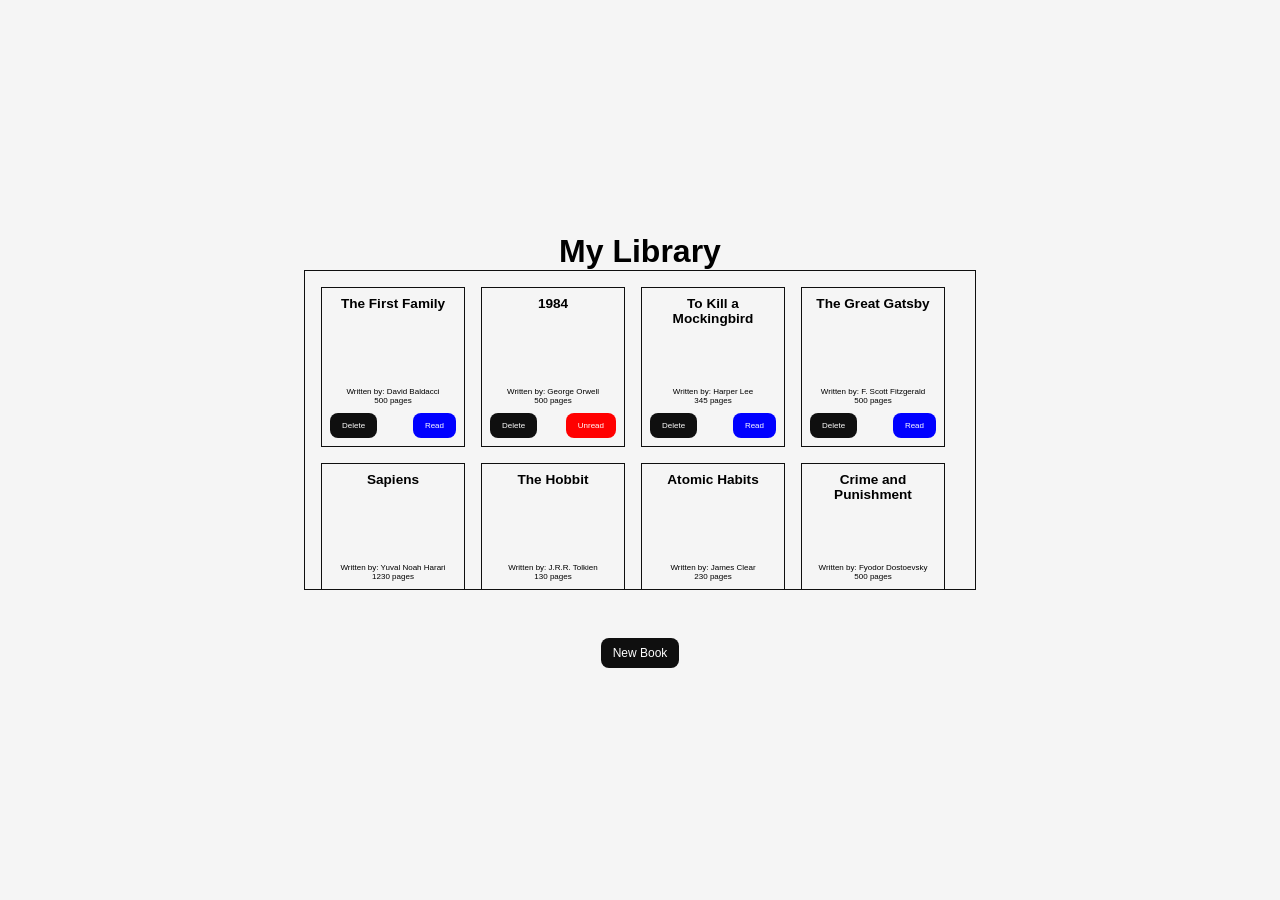
<file: html-css-js/books-library/index.html>
<!doctype html>
<html lang="en">
	<head>
		<meta charset="UTF-8" />
		<meta name="viewport" content="width=device-width, initial-scale=1.0" />
		<title>Document</title>
		<script src="index.js" defer></script>
		<link rel="stylesheet" href="style.css" />
	</head>
	<body>
		<h1>My Library</h1>
		<div class="container">
			<div class="books"></div>
			<button class="new-book">New Book</button>
		</div>
		<div id="book-form-dialog">
			<div class="book-form">
				<label>Title: <input id="title" type="text" /></label>
				<label>Author: <input id="author" type="text" /></label>
				<label>Pages: <input id="pages" type="number" min="1" step="1" /></label>
				<label
					>Read Status:
					<select name="read-status" id="read-status">
						<option value="unread" selected>Unread</option>
						<option value="read">Read</option>
					</select>
				</label>
				<button class="add-book">Add Book</button>
			</div>
		</div>
	</body>
</html>
</file>
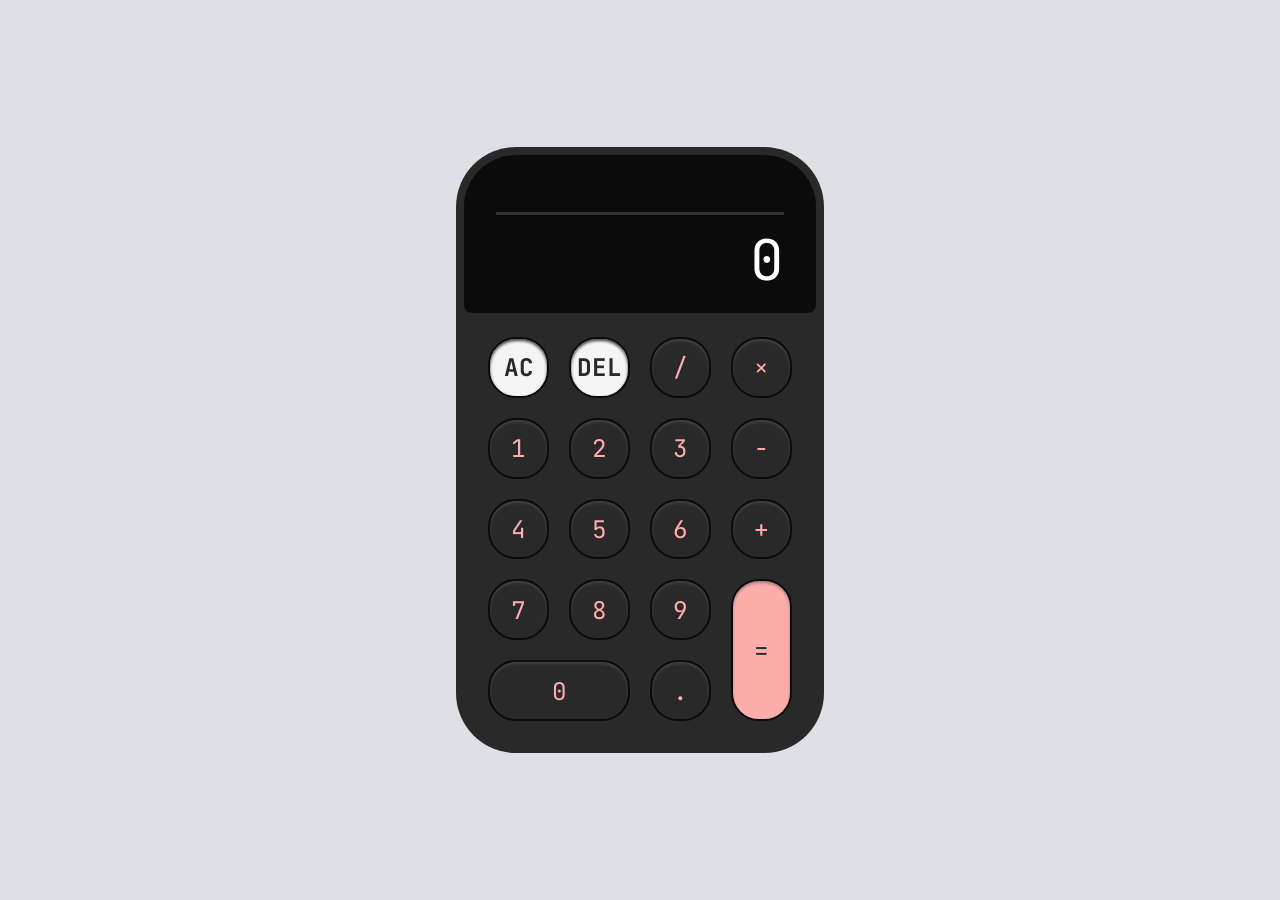
<file: html-css-js/calculator/index.html>
<!doctype html>
<html lang="en">
	<head>
		<meta charset="UTF-8" />
		<meta name="viewport" content="width=device-width, initial-scale=1.0" />
		<script defer src="index.js"></script>
		<link rel="preconnect" href="https://fonts.googleapis.com" />
		<link rel="preconnect" href="https://fonts.gstatic.com" crossorigin />
		<link
			href="https://fonts.googleapis.com/css2?family=JetBrains+Mono:ital,wght@0,100..800;1,100..800&display=swap"
			rel="stylesheet"
		/>
		<link rel="stylesheet" href="style.css" />
		<title>T.O.P | Calculator</title>
	</head>
	<body>
		<div class="calc-body">
			<div class="calc-display">
				<div class="working"></div>
				<div class="result">0</div>
			</div>
			<div class="calc-buttons">
                <div class="calc-button ac" data-value="ac">AC</div>
                <div class="calc-button del" data-value="del">DEL</div>
				<div class="calc-button operator" data-value="÷">/</div>
				<div class="calc-button operator" data-value="×">×</div>
				<div class="calc-button num-btn" data-value="1">1</div>
				<div class="calc-button num-btn" data-value="2">2</div>
				<div class="calc-button num-btn" data-value="3">3</div>
				<div class="calc-button operator" data-value="-">-</div>
				<div class="calc-button num-btn" data-value="4">4</div>
				<div class="calc-button num-btn" data-value="5">5</div>
				<div class="calc-button num-btn" data-value="6">6</div>
				<div class="calc-button operator" data-value="+">+</div>
				<div class="calc-button num-btn" data-value="7">7</div>
				<div class="calc-button num-btn" data-value="8">8</div>
				<div class="calc-button num-btn" data-value="9">9</div>
				<div class="calc-button num-btn zero" data-value="0">0</div>
				<div class="calc-button dot" data-value=".">.</div>
				<div class="calc-button equal" data-value="=">=</div>
			</div>
		</div>
	</body>
</html>
</file>
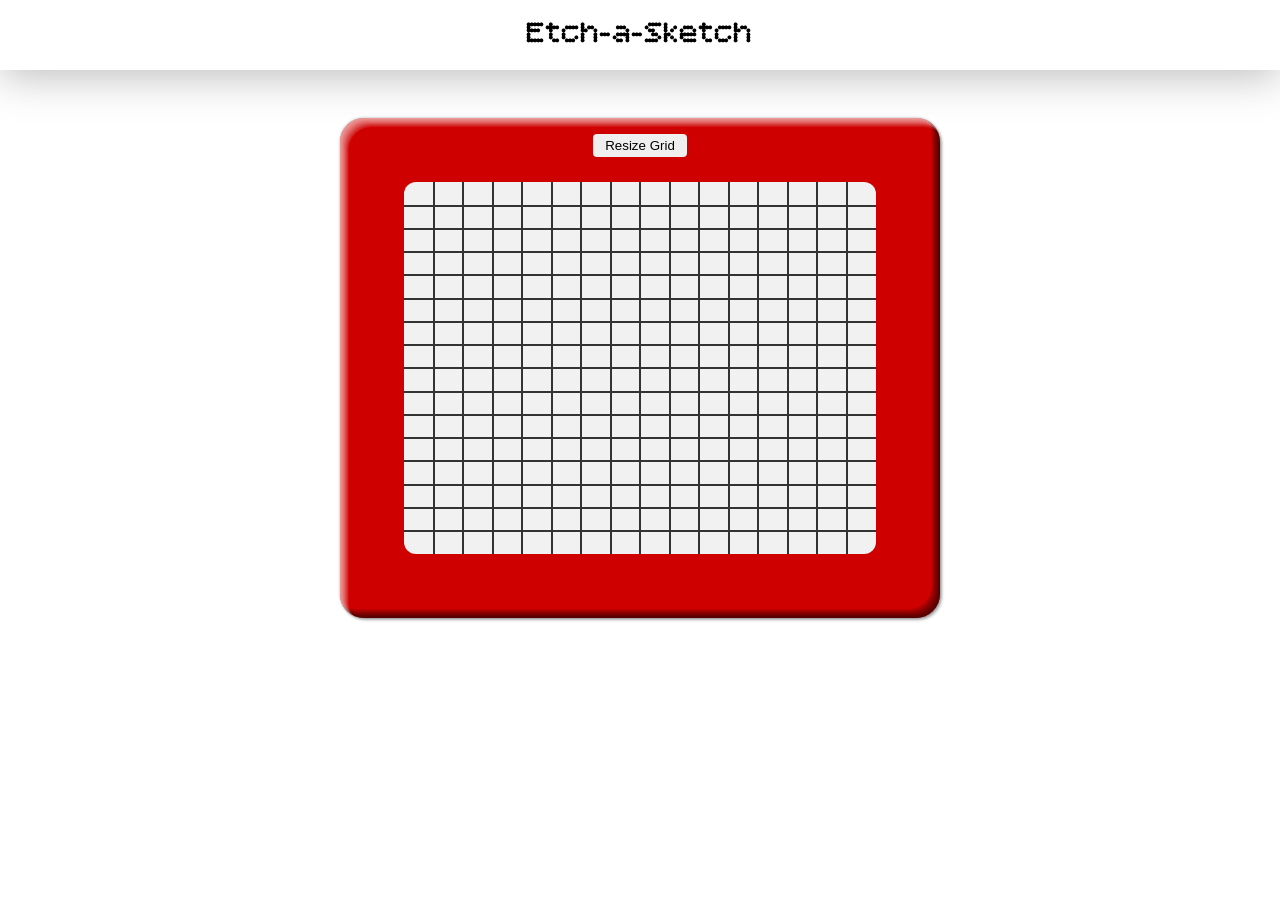
<file: html-css-js/etch-a-sketch/index.html>
<!doctype html>
<html lang="en">
	<head>
		<meta charset="UTF-8" />
		<meta name="viewport" content="width=device-width, initial-scale=1.0" />
		<link rel="preconnect" href="https://fonts.googleapis.com" />
		<link rel="preconnect" href="https://fonts.gstatic.com" crossorigin />
		<link
			href="https://fonts.googleapis.com/css2?family=Bitcount+Prop+Single:wght@100..900&display=swap"
			rel="stylesheet"
		/>
		<link rel="stylesheet" href="style.css" />
		<script defer src="script.js"></script>
		<title>T.O.P | Etch-a-Sketch</title>
	</head>
	<body>
        <header>
            <h1 class="project-header">Etch-a-Sketch</h1>
        </header>
        <main>
            <div class="canvas-frame">
                <div class="grid-canvas"></div>
				<button class="resize-btn">Resize Grid</button>
            </div>
        </main>
    </body>
</html>
</file>
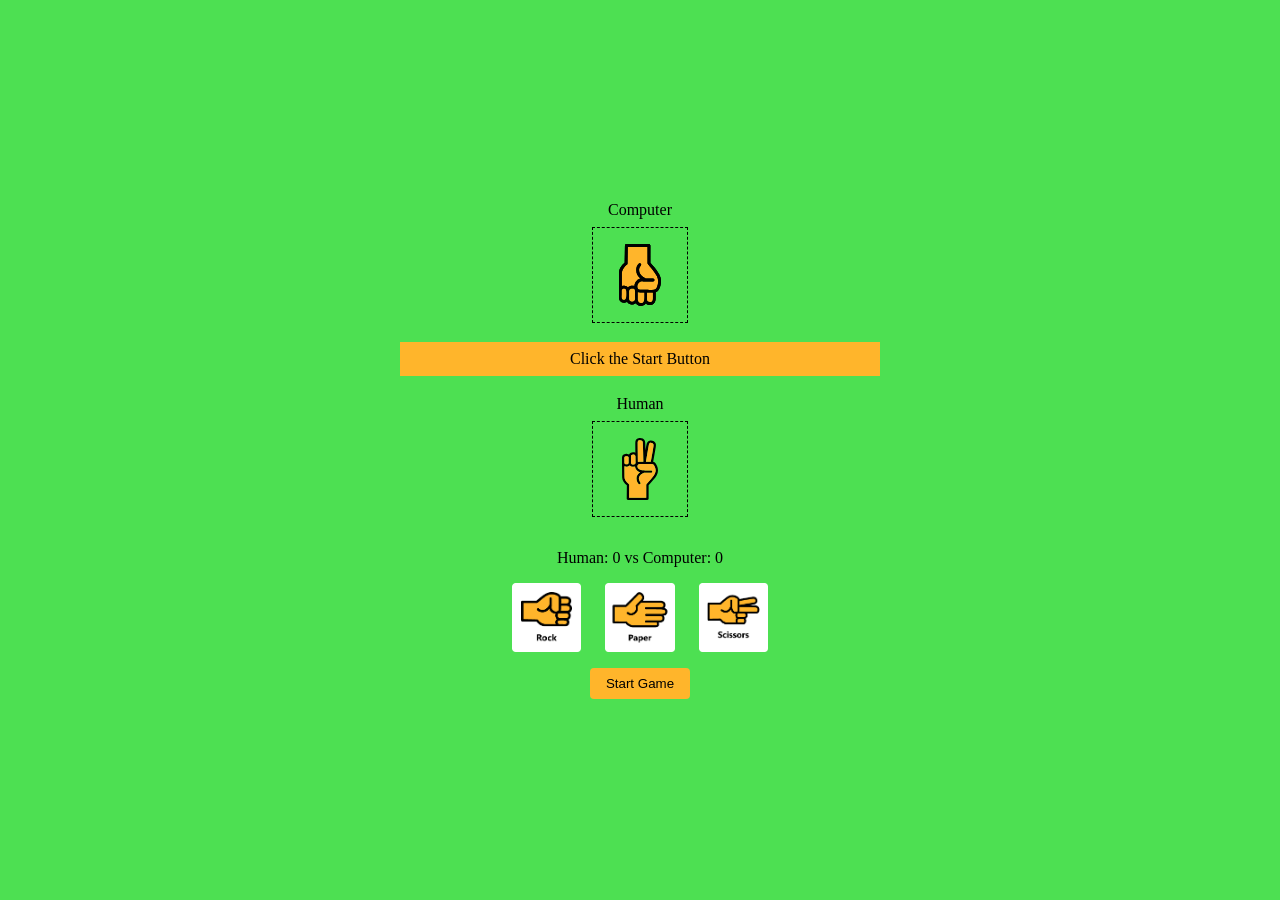
<file: html-css-js/rock-paper-scisssors/index.html>
<!doctype html>
<html lang="en">
	<head>
		<meta charset="UTF-8" />
		<meta name="viewport" content="width=device-width, initial-scale=1.0" />
		<link rel="stylesheet" href="style.css" />
		<script defer src="index.js"></script>
		<title>Rock Paper Scissors</title>
	</head>
	<body>
		<div class="wrapper">
			<!-- Display for choices and annoucements -->
			<div class="game-board">
				<div class="computer-choice choice">
					<p class="player-tag">Computer</p>
					<div class="computer-move move"><img class="choice-img" src="assets/rock-down.svg" alt=""></div>
				</div>
				<div class="announcement">Click the Start Button</div>
				<div class="human-choice choice">
					<p class="player-tag">Human</p>
					<div class="human-move move"><img class="choice-img" src="assets/scissors.svg" alt=""></div>
				</div>
			</div>

			<!-- Scoreboard and Game Control Buttons -->
			<div class="game-controls">
				<div class="score-board">
					Human: <span class="human-score">0</span> vs Computer: <span class="computer-score">0</span>
				</div>
				<div class="game-choices">
					<img class="game-choice rock" src="assets/rock-horizontal.png" alt="rock" />
					<img class="game-choice paper" src="assets/paper-horizontal.png" alt="paper" />
					<img class="game-choice scissors" src="assets/scissors-horizontal.png" alt="scissors" />
				</div>
				<div class="control-buttons">
                    <button class="start-btn">Start Game</button>
                    <button class="restart-btn disabled">Restart Game</button>
                </div>
			</div>
		</div>
	</body>
</html>
</file>
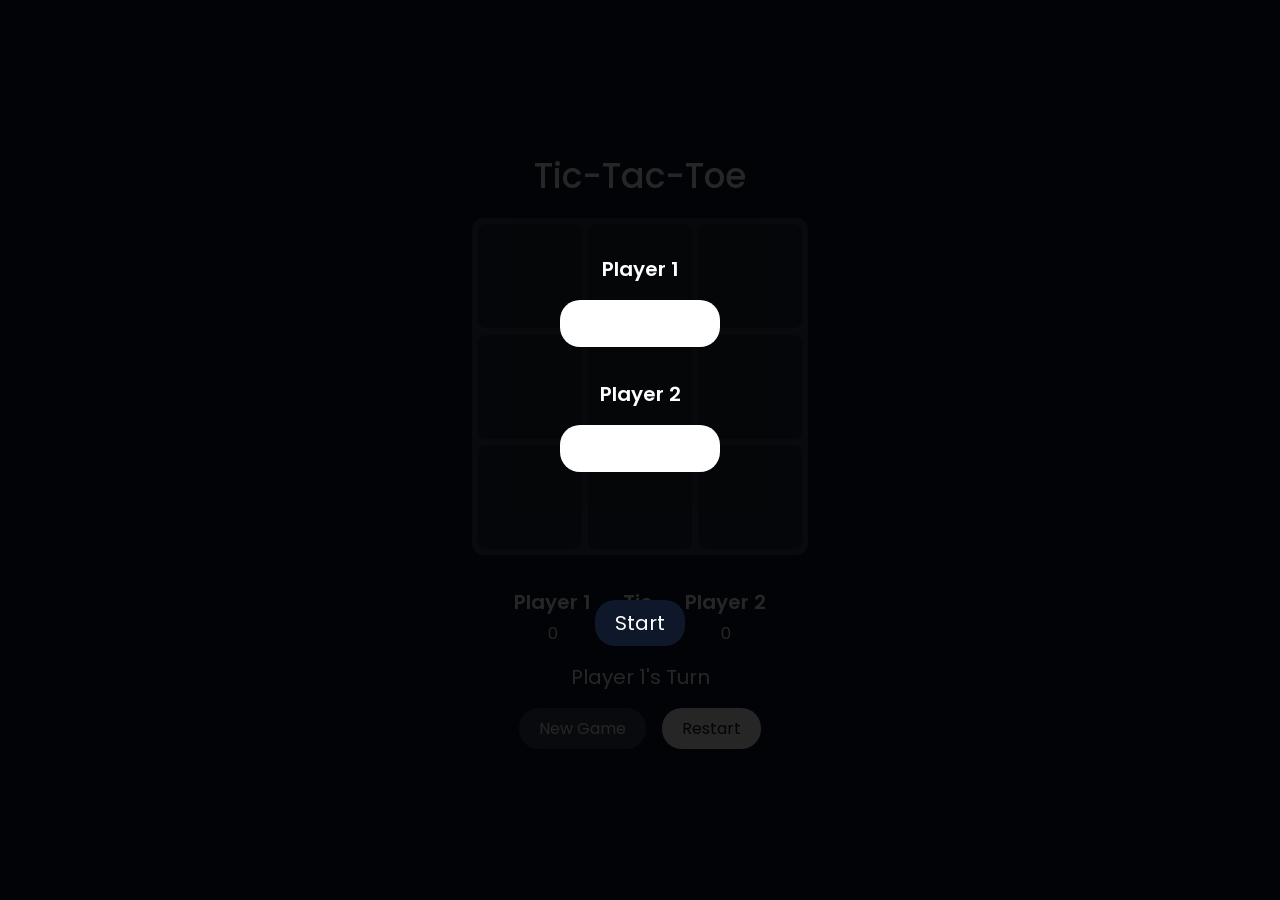
<file: html-css-js/tic-tac-toe/index.html>
<!doctype html>
<html lang="en">
	<head>
		<meta charset="UTF-8" />
		<meta name="viewport" content="width=device-width, initial-scale=1.0" />
		<title>T.O.S | Tic-Tac-Toe</title>
		<link rel="preconnect" href="https://fonts.googleapis.com" />
		<link rel="preconnect" href="https://fonts.gstatic.com" crossorigin />
		<link
			href="https://fonts.googleapis.com/css2?family=Poppins:ital,wght@0,100;0,200;0,300;0,400;0,500;0,600;0,700;0,800;0,900;1,100;1,200;1,300;1,400;1,500;1,600;1,700;1,800;1,900&display=swap"
			rel="stylesheet" />
		<script src="script.js" defer></script>
		<link rel="stylesheet" href="style.css" />
	</head>
	<body>
		<header>
			<h1 class="project-header">Tic-Tac-Toe</h1>
		</header>
		<main>
			<div class="board">
				<div class="cell" data-index="0"></div>
				<div class="cell" data-index="1"></div>
				<div class="cell" data-index="2"></div>
				<div class="cell" data-index="3"></div>
				<div class="cell" data-index="4"></div>
				<div class="cell" data-index="5"></div>
				<div class="cell" data-index="6"></div>
				<div class="cell" data-index="7"></div>
				<div class="cell" data-index="8"></div>
			</div>
			<div class="announcement"></div>
			<div class="scores">
				<div class="player player-1">
					<div class="player-1 name">Player 1</div>
					<div class="score">0</div>
				</div>
				<div class="tie">
					<div class="name">Tie</div>
					<div class="score">0</div>
				</div>
				<div class="player player-2">
					<div class="name">Player 2</div>
					<div class="score">0</div>
				</div>
			</div>
			<div class="round-turn">Player 1's Turn</div>
			<div class="control-buttons">
				<button class="new-btn">New Game</button>
				<button class="restart-btn">Restart</button>
			</div>
		</main>
		<div class="start-overlay open">
			<form id="player-names">
				<div class="player">
					<label for="player-1"> Player 1 </label>
					<input id="player-1" type="text" required />
				</div>
				<div class="player">
					<label for="player-2"> Player 2 </label>
					<input id="player-2" type="text-area" required />
				</div>
				<div class="error-message"></div>
			</form>
			<button class="start-btn" type="submit" form="player-names">Start</button>
		</div>
	</body>
</html>
</file>
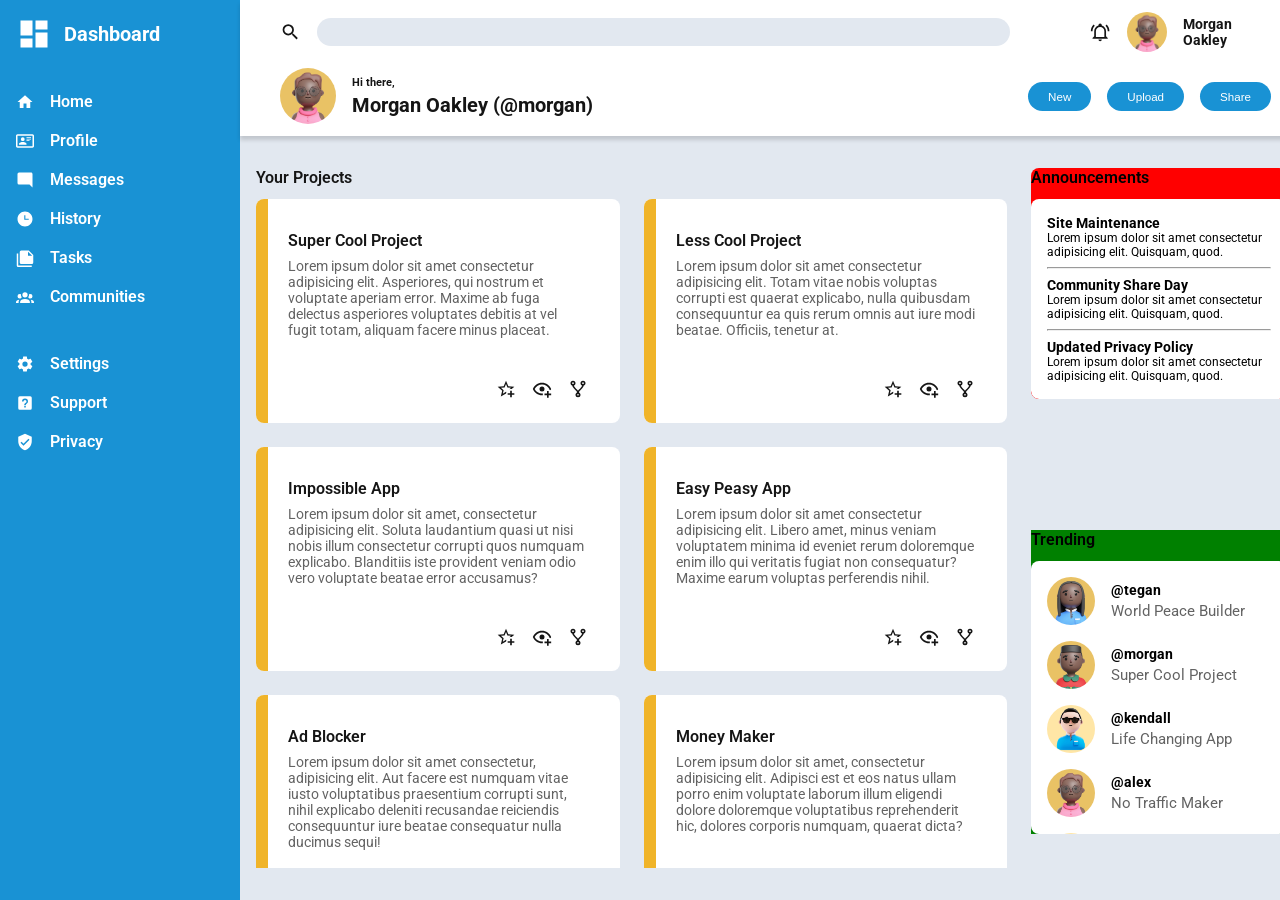
<file: html-css/admin-dashboard/index.html>
<!doctype html>
<html lang="en">
	<head>
		<meta charset="UTF-8" />
		<meta name="viewport" content="width=device-width, initial-scale=1.0" />
		<link rel="preconnect" href="https://fonts.googleapis.com" />
		<link rel="preconnect" href="https://fonts.gstatic.com" crossorigin />
		<link
			href="https://fonts.googleapis.com/css2?family=Roboto:ital,wght@0,100..900;1,100..900&display=swap"
			rel="stylesheet" />
		<link rel="stylesheet" href="style.css" />
		<title>Admin Dashboard</title>
	</head>
	<body>
		<aside class="sidebar">
			<div class="menu-icon">
				<svg
					fill="currentColor"
					width="36"
					height="36"
					xmlns="http://www.w3.org/2000/svg"
					viewBox="0 0 24 24">
					<title>view-dashboard</title>
					<path d="M13,3V9H21V3M13,21H21V11H13M3,21H11V15H3M3,13H11V3H3V13Z" />
				</svg>
				<h1>Dashboard</h1>
			</div>
			<div class="menu-links">
				<ul class="page-links">
					<li>
						<svg fill="currentColor" xmlns="http://www.w3.org/2000/svg" viewBox="0 0 24 24">
							<title>home</title>
							<path d="M10,20V14H14V20H19V12H22L12,3L2,12H5V20H10Z" />
						</svg>
						<span>Home</span>
					</li>
					<li>
						<svg fill="currentColor" xmlns="http://www.w3.org/2000/svg" viewBox="0 0 24 24">
							<title>card-account-details-outline</title>
							<path
								d="M22,3H2C0.91,3.04 0.04,3.91 0,5V19C0.04,20.09 0.91,20.96 2,21H22C23.09,20.96 23.96,20.09 24,19V5C23.96,3.91 23.09,3.04 22,3M22,19H2V5H22V19M14,17V15.75C14,14.09 10.66,13.25 9,13.25C7.34,13.25 4,14.09 4,15.75V17H14M9,7A2.5,2.5 0 0,0 6.5,9.5A2.5,2.5 0 0,0 9,12A2.5,2.5 0 0,0 11.5,9.5A2.5,2.5 0 0,0 9,7M14,7V8H20V7H14M14,9V10H20V9H14M14,11V12H18V11H14" />
						</svg>
						<span>Profile</span>
					</li>
					<li>
						<svg fill="currentColor" xmlns="http://www.w3.org/2000/svg" viewBox="0 0 24 24">
							<title>message-reply</title>
							<path d="M22,4C22,2.89 21.1,2 20,2H4A2,2 0 0,0 2,4V16A2,2 0 0,0 4,18H18L22,22V4Z" />
						</svg>
						<span>Messages</span>
					</li>
					<li>
						<svg fill="currentColor" xmlns="http://www.w3.org/2000/svg" viewBox="0 0 24 24">
							<title>clock-time-three</title>
							<path
								d="M12 2C6.5 2 2 6.5 2 12C2 17.5 6.5 22 12 22C17.5 22 22 17.5 22 12S17.5 2 12 2M17 13H11V7H12.5V11.5H17V13Z" />
						</svg>
						<span>History</span>
					</li>
					<li>
						<svg fill="currentColor" xmlns="http://www.w3.org/2000/svg" viewBox="0 0 24 24">
							<title>note-multiple</title>
							<path
								d="M16,9H21.5L16,3.5V9M7,2H17L23,8V18A2,2 0 0,1 21,20H7C5.89,20 5,19.1 5,18V4A2,2 0 0,1 7,2M3,6V22H21V24H3A2,2 0 0,1 1,22V6H3Z" />
						</svg>
						<span>Tasks</span>
					</li>
					<li>
						<svg fill="currentColor" xmlns="http://www.w3.org/2000/svg" viewBox="0 0 24 24">
							<title>account-group</title>
							<path
								d="M12,5.5A3.5,3.5 0 0,1 15.5,9A3.5,3.5 0 0,1 12,12.5A3.5,3.5 0 0,1 8.5,9A3.5,3.5 0 0,1 12,5.5M5,8C5.56,8 6.08,8.15 6.53,8.42C6.38,9.85 6.8,11.27 7.66,12.38C7.16,13.34 6.16,14 5,14A3,3 0 0,1 2,11A3,3 0 0,1 5,8M19,8A3,3 0 0,1 22,11A3,3 0 0,1 19,14C17.84,14 16.84,13.34 16.34,12.38C17.2,11.27 17.62,9.85 17.47,8.42C17.92,8.15 18.44,8 19,8M5.5,18.25C5.5,16.18 8.41,14.5 12,14.5C15.59,14.5 18.5,16.18 18.5,18.25V20H5.5V18.25M0,20V18.5C0,17.11 1.89,15.94 4.45,15.6C3.86,16.28 3.5,17.22 3.5,18.25V20H0M24,20H20.5V18.25C20.5,17.22 20.14,16.28 19.55,15.6C22.11,15.94 24,17.11 24,18.5V20Z" />
						</svg>
						<span>Communities</span>
					</li>
				</ul>
				<ul class="extra-links">
					<li>
						<svg fill="currentColor" xmlns="http://www.w3.org/2000/svg" viewBox="0 0 24 24">
							<title>cog</title>
							<path
								d="M12,15.5A3.5,3.5 0 0,1 8.5,12A3.5,3.5 0 0,1 12,8.5A3.5,3.5 0 0,1 15.5,12A3.5,3.5 0 0,1 12,15.5M19.43,12.97C19.47,12.65 19.5,12.33 19.5,12C19.5,11.67 19.47,11.34 19.43,11L21.54,9.37C21.73,9.22 21.78,8.95 21.66,8.73L19.66,5.27C19.54,5.05 19.27,4.96 19.05,5.05L16.56,6.05C16.04,5.66 15.5,5.32 14.87,5.07L14.5,2.42C14.46,2.18 14.25,2 14,2H10C9.75,2 9.54,2.18 9.5,2.42L9.13,5.07C8.5,5.32 7.96,5.66 7.44,6.05L4.95,5.05C4.73,4.96 4.46,5.05 4.34,5.27L2.34,8.73C2.21,8.95 2.27,9.22 2.46,9.37L4.57,11C4.53,11.34 4.5,11.67 4.5,12C4.5,12.33 4.53,12.65 4.57,12.97L2.46,14.63C2.27,14.78 2.21,15.05 2.34,15.27L4.34,18.73C4.46,18.95 4.73,19.03 4.95,18.95L7.44,17.94C7.96,18.34 8.5,18.68 9.13,18.93L9.5,21.58C9.54,21.82 9.75,22 10,22H14C14.25,22 14.46,21.82 14.5,21.58L14.87,18.93C15.5,18.67 16.04,18.34 16.56,17.94L19.05,18.95C19.27,19.03 19.54,18.95 19.66,18.73L21.66,15.27C21.78,15.05 21.73,14.78 21.54,14.63L19.43,12.97Z" />
						</svg>
						<span>Settings</span>
					</li>
					<li>
						<svg fill="currentColor" xmlns="http://www.w3.org/2000/svg" viewBox="0 0 24 24">
							<title>help-box</title>
							<path
								d="M11,18H13V16H11V18M12,6A4,4 0 0,0 8,10H10A2,2 0 0,1 12,8A2,2 0 0,1 14,10C14,12 11,11.75 11,15H13C13,12.75 16,12.5 16,10A4,4 0 0,0 12,6M5,3H19A2,2 0 0,1 21,5V19A2,2 0 0,1 19,21H5A2,2 0 0,1 3,19V5A2,2 0 0,1 5,3Z" />
						</svg>
						<span>Support</span>
					</li>
					<li>
						<svg fill="currentColor" xmlns="http://www.w3.org/2000/svg" viewBox="0 0 24 24">
							<title>shield-check</title>
							<path
								d="M10,17L6,13L7.41,11.59L10,14.17L16.59,7.58L18,9M12,1L3,5V11C3,16.55 6.84,21.74 12,23C17.16,21.74 21,16.55 21,11V5L12,1Z" />
						</svg>
						<span>Privacy</span>
					</li>
				</ul>
			</div>
		</aside>

		<header>
			<div class="one">
				<div class="search-area">
					<svg
						width="22"
						height="22"
						fill="currentColor"
						xmlns="http://www.w3.org/2000/svg"
						viewBox="0 0 24 24">
						<title>magnify</title>
						<path
							d="M9.5,3A6.5,6.5 0 0,1 16,9.5C16,11.11 15.41,12.59 14.44,13.73L14.71,14H15.5L20.5,19L19,20.5L14,15.5V14.71L13.73,14.44C12.59,15.41 11.11,16 9.5,16A6.5,6.5 0 0,1 3,9.5A6.5,6.5 0 0,1 9.5,3M9.5,5C7,5 5,7 5,9.5C5,12 7,14 9.5,14C12,14 14,12 14,9.5C14,7 12,5 9.5,5Z" />
					</svg>
					<input type="text" name="search-field" id="search-field" />
				</div>
				<div class="notis">
					<svg
						width="22"
						height="22"
						fill="currentColor"
						xmlns="http://www.w3.org/2000/svg"
						viewBox="0 0 24 24">
						<title>bell-ring-outline</title>
						<path
							d="M10,21H14A2,2 0 0,1 12,23A2,2 0 0,1 10,21M21,19V20H3V19L5,17V11C5,7.9 7.03,5.17 10,4.29C10,4.19 10,4.1 10,4A2,2 0 0,1 12,2A2,2 0 0,1 14,4C14,4.1 14,4.19 14,4.29C16.97,5.17 19,7.9 19,11V17L21,19M17,11A5,5 0 0,0 12,6A5,5 0 0,0 7,11V18H17V11M19.75,3.19L18.33,4.61C20.04,6.3 21,8.6 21,11H23C23,8.07 21.84,5.25 19.75,3.19M1,11H3C3,8.6 3.96,6.3 5.67,4.61L4.25,3.19C2.16,5.25 1,8.07 1,11Z" />
					</svg>
					<img class="main-user" src="assets/user1.jpg" alt="User Avatar" />
					<p class="user-name">Morgan Oakley</p>
				</div>
			</div>
			<div class="two">
				<div class="profile">
					<img class="profile-pic" src="assets/user1.jpg" alt="User Avatar" />
					<div class="user-side">
						<p class="greeting">Hi there,</p>
						<p class="user-name">Morgan Oakley (@morgan)</p>
					</div>
				</div>
				<div class="control-buttons">
					<button class="new">New</button>
					<button class="upload">Upload</button>
					<button class="share">Share</button>
				</div>
			</div>
		</header>

		<section class="main">
			<main>
				<div class="title">
					<h2>Your Projects</h2>
				</div>
				<div class="projects">
					<div class="project-card">
						<div class="card-text">
							<h3>Super Cool Project</h3>
							<p>
								Lorem ipsum dolor sit amet consectetur adipisicing elit. Asperiores, qui nostrum et
								voluptate aperiam error. Maxime ab fuga delectus asperiores voluptates debitis at
								vel fugit totam, aliquam facere minus placeat.
							</p>
						</div>
						<div class="card-controls">
							<svg fill="currentColor" xmlns="http://www.w3.org/2000/svg" viewBox="0 0 24 24">
								<title>star-plus-outline</title>
								<path
									d="M5.8 21L7.4 14L2 9.2L9.2 8.6L12 2L14.8 8.6L22 9.2L18.8 12H18C17.3 12 16.6 12.1 15.9 12.4L18.1 10.5L13.7 10.1L12 6.1L10.3 10.1L5.9 10.5L9.2 13.4L8.2 17.7L12 15.4L12.5 15.7C12.3 16.2 12.1 16.8 12.1 17.3L5.8 21M17 14V17H14V19H17V22H19V19H22V17H19V14H17Z" />
							</svg>
							<svg fill="currentColor" xmlns="http://www.w3.org/2000/svg" viewBox="0 0 24 24">
								<title>eye-plus-outline</title>
								<path
									d="M12,4.5C7,4.5 2.73,7.61 1,12C2.73,16.39 7,19.5 12,19.5C12.36,19.5 12.72,19.5 13.08,19.45C13.03,19.13 13,18.82 13,18.5C13,18.14 13.04,17.78 13.1,17.42C12.74,17.46 12.37,17.5 12,17.5C8.24,17.5 4.83,15.36 3.18,12C4.83,8.64 8.24,6.5 12,6.5C15.76,6.5 19.17,8.64 20.82,12C20.7,12.24 20.56,12.45 20.43,12.68C21.09,12.84 21.72,13.11 22.29,13.5C22.56,13 22.8,12.5 23,12C21.27,7.61 17,4.5 12,4.5M12,9A3,3 0 0,0 9,12A3,3 0 0,0 12,15A3,3 0 0,0 15,12A3,3 0 0,0 12,9M18,14.5V17.5H15V19.5H18V22.5H20V19.5H23V17.5H20V14.5H18Z" />
							</svg>
							<svg fill="currentColor" xmlns="http://www.w3.org/2000/svg" viewBox="0 0 24 24">
								<title>source-fork</title>
								<path
									d="M6,2A3,3 0 0,1 9,5C9,6.28 8.19,7.38 7.06,7.81C7.15,8.27 7.39,8.83 8,9.63C9,10.92 11,12.83 12,14.17C13,12.83 15,10.92 16,9.63C16.61,8.83 16.85,8.27 16.94,7.81C15.81,7.38 15,6.28 15,5A3,3 0 0,1 18,2A3,3 0 0,1 21,5C21,6.32 20.14,7.45 18.95,7.85C18.87,8.37 18.64,9 18,9.83C17,11.17 15,13.08 14,14.38C13.39,15.17 13.15,15.73 13.06,16.19C14.19,16.62 15,17.72 15,19A3,3 0 0,1 12,22A3,3 0 0,1 9,19C9,17.72 9.81,16.62 10.94,16.19C10.85,15.73 10.61,15.17 10,14.38C9,13.08 7,11.17 6,9.83C5.36,9 5.13,8.37 5.05,7.85C3.86,7.45 3,6.32 3,5A3,3 0 0,1 6,2M6,4A1,1 0 0,0 5,5A1,1 0 0,0 6,6A1,1 0 0,0 7,5A1,1 0 0,0 6,4M18,4A1,1 0 0,0 17,5A1,1 0 0,0 18,6A1,1 0 0,0 19,5A1,1 0 0,0 18,4M12,18A1,1 0 0,0 11,19A1,1 0 0,0 12,20A1,1 0 0,0 13,19A1,1 0 0,0 12,18Z" />
							</svg>
						</div>
					</div>
					<div class="project-card">
						<div class="card-text">
							<h3>Less Cool Project</h3>
							<p>
								Lorem ipsum dolor sit amet consectetur adipisicing elit. Totam vitae nobis voluptas
								corrupti est quaerat explicabo, nulla quibusdam consequuntur ea quis rerum omnis aut
								iure modi beatae. Officiis, tenetur at.
							</p>
						</div>
						<div class="card-controls">
							<svg fill="currentColor" xmlns="http://www.w3.org/2000/svg" viewBox="0 0 24 24">
								<title>star-plus-outline</title>
								<path
									d="M5.8 21L7.4 14L2 9.2L9.2 8.6L12 2L14.8 8.6L22 9.2L18.8 12H18C17.3 12 16.6 12.1 15.9 12.4L18.1 10.5L13.7 10.1L12 6.1L10.3 10.1L5.9 10.5L9.2 13.4L8.2 17.7L12 15.4L12.5 15.7C12.3 16.2 12.1 16.8 12.1 17.3L5.8 21M17 14V17H14V19H17V22H19V19H22V17H19V14H17Z" />
							</svg>
							<svg fill="currentColor" xmlns="http://www.w3.org/2000/svg" viewBox="0 0 24 24">
								<title>eye-plus-outline</title>
								<path
									d="M12,4.5C7,4.5 2.73,7.61 1,12C2.73,16.39 7,19.5 12,19.5C12.36,19.5 12.72,19.5 13.08,19.45C13.03,19.13 13,18.82 13,18.5C13,18.14 13.04,17.78 13.1,17.42C12.74,17.46 12.37,17.5 12,17.5C8.24,17.5 4.83,15.36 3.18,12C4.83,8.64 8.24,6.5 12,6.5C15.76,6.5 19.17,8.64 20.82,12C20.7,12.24 20.56,12.45 20.43,12.68C21.09,12.84 21.72,13.11 22.29,13.5C22.56,13 22.8,12.5 23,12C21.27,7.61 17,4.5 12,4.5M12,9A3,3 0 0,0 9,12A3,3 0 0,0 12,15A3,3 0 0,0 15,12A3,3 0 0,0 12,9M18,14.5V17.5H15V19.5H18V22.5H20V19.5H23V17.5H20V14.5H18Z" />
							</svg>
							<svg fill="currentColor" xmlns="http://www.w3.org/2000/svg" viewBox="0 0 24 24">
								<title>source-fork</title>
								<path
									d="M6,2A3,3 0 0,1 9,5C9,6.28 8.19,7.38 7.06,7.81C7.15,8.27 7.39,8.83 8,9.63C9,10.92 11,12.83 12,14.17C13,12.83 15,10.92 16,9.63C16.61,8.83 16.85,8.27 16.94,7.81C15.81,7.38 15,6.28 15,5A3,3 0 0,1 18,2A3,3 0 0,1 21,5C21,6.32 20.14,7.45 18.95,7.85C18.87,8.37 18.64,9 18,9.83C17,11.17 15,13.08 14,14.38C13.39,15.17 13.15,15.73 13.06,16.19C14.19,16.62 15,17.72 15,19A3,3 0 0,1 12,22A3,3 0 0,1 9,19C9,17.72 9.81,16.62 10.94,16.19C10.85,15.73 10.61,15.17 10,14.38C9,13.08 7,11.17 6,9.83C5.36,9 5.13,8.37 5.05,7.85C3.86,7.45 3,6.32 3,5A3,3 0 0,1 6,2M6,4A1,1 0 0,0 5,5A1,1 0 0,0 6,6A1,1 0 0,0 7,5A1,1 0 0,0 6,4M18,4A1,1 0 0,0 17,5A1,1 0 0,0 18,6A1,1 0 0,0 19,5A1,1 0 0,0 18,4M12,18A1,1 0 0,0 11,19A1,1 0 0,0 12,20A1,1 0 0,0 13,19A1,1 0 0,0 12,18Z" />
							</svg>
						</div>
					</div>
					<div class="project-card">
						<div class="card-text">
							<h3>Impossible App</h3>
							<p>
								Lorem ipsum dolor sit amet, consectetur adipisicing elit. Soluta laudantium quasi ut
								nisi nobis illum consectetur corrupti quos numquam explicabo. Blanditiis iste
								provident veniam odio vero voluptate beatae error accusamus?
							</p>
						</div>
						<div class="card-controls">
							<svg fill="currentColor" xmlns="http://www.w3.org/2000/svg" viewBox="0 0 24 24">
								<title>star-plus-outline</title>
								<path
									d="M5.8 21L7.4 14L2 9.2L9.2 8.6L12 2L14.8 8.6L22 9.2L18.8 12H18C17.3 12 16.6 12.1 15.9 12.4L18.1 10.5L13.7 10.1L12 6.1L10.3 10.1L5.9 10.5L9.2 13.4L8.2 17.7L12 15.4L12.5 15.7C12.3 16.2 12.1 16.8 12.1 17.3L5.8 21M17 14V17H14V19H17V22H19V19H22V17H19V14H17Z" />
							</svg>
							<svg fill="currentColor" xmlns="http://www.w3.org/2000/svg" viewBox="0 0 24 24">
								<title>eye-plus-outline</title>
								<path
									d="M12,4.5C7,4.5 2.73,7.61 1,12C2.73,16.39 7,19.5 12,19.5C12.36,19.5 12.72,19.5 13.08,19.45C13.03,19.13 13,18.82 13,18.5C13,18.14 13.04,17.78 13.1,17.42C12.74,17.46 12.37,17.5 12,17.5C8.24,17.5 4.83,15.36 3.18,12C4.83,8.64 8.24,6.5 12,6.5C15.76,6.5 19.17,8.64 20.82,12C20.7,12.24 20.56,12.45 20.43,12.68C21.09,12.84 21.72,13.11 22.29,13.5C22.56,13 22.8,12.5 23,12C21.27,7.61 17,4.5 12,4.5M12,9A3,3 0 0,0 9,12A3,3 0 0,0 12,15A3,3 0 0,0 15,12A3,3 0 0,0 12,9M18,14.5V17.5H15V19.5H18V22.5H20V19.5H23V17.5H20V14.5H18Z" />
							</svg>
							<svg fill="currentColor" xmlns="http://www.w3.org/2000/svg" viewBox="0 0 24 24">
								<title>source-fork</title>
								<path
									d="M6,2A3,3 0 0,1 9,5C9,6.28 8.19,7.38 7.06,7.81C7.15,8.27 7.39,8.83 8,9.63C9,10.92 11,12.83 12,14.17C13,12.83 15,10.92 16,9.63C16.61,8.83 16.85,8.27 16.94,7.81C15.81,7.38 15,6.28 15,5A3,3 0 0,1 18,2A3,3 0 0,1 21,5C21,6.32 20.14,7.45 18.95,7.85C18.87,8.37 18.64,9 18,9.83C17,11.17 15,13.08 14,14.38C13.39,15.17 13.15,15.73 13.06,16.19C14.19,16.62 15,17.72 15,19A3,3 0 0,1 12,22A3,3 0 0,1 9,19C9,17.72 9.81,16.62 10.94,16.19C10.85,15.73 10.61,15.17 10,14.38C9,13.08 7,11.17 6,9.83C5.36,9 5.13,8.37 5.05,7.85C3.86,7.45 3,6.32 3,5A3,3 0 0,1 6,2M6,4A1,1 0 0,0 5,5A1,1 0 0,0 6,6A1,1 0 0,0 7,5A1,1 0 0,0 6,4M18,4A1,1 0 0,0 17,5A1,1 0 0,0 18,6A1,1 0 0,0 19,5A1,1 0 0,0 18,4M12,18A1,1 0 0,0 11,19A1,1 0 0,0 12,20A1,1 0 0,0 13,19A1,1 0 0,0 12,18Z" />
							</svg>
						</div>
					</div>
					<div class="project-card">
						<div class="card-text">
							<h3>Easy Peasy App</h3>
							<p>
								Lorem ipsum dolor sit amet consectetur adipisicing elit. Libero amet, minus veniam
								voluptatem minima id eveniet rerum doloremque enim illo qui veritatis fugiat non
								consequatur? Maxime earum voluptas perferendis nihil.
							</p>
						</div>
						<div class="card-controls">
							<svg fill="currentColor" xmlns="http://www.w3.org/2000/svg" viewBox="0 0 24 24">
								<title>star-plus-outline</title>
								<path
									d="M5.8 21L7.4 14L2 9.2L9.2 8.6L12 2L14.8 8.6L22 9.2L18.8 12H18C17.3 12 16.6 12.1 15.9 12.4L18.1 10.5L13.7 10.1L12 6.1L10.3 10.1L5.9 10.5L9.2 13.4L8.2 17.7L12 15.4L12.5 15.7C12.3 16.2 12.1 16.8 12.1 17.3L5.8 21M17 14V17H14V19H17V22H19V19H22V17H19V14H17Z" />
							</svg>
							<svg fill="currentColor" xmlns="http://www.w3.org/2000/svg" viewBox="0 0 24 24">
								<title>eye-plus-outline</title>
								<path
									d="M12,4.5C7,4.5 2.73,7.61 1,12C2.73,16.39 7,19.5 12,19.5C12.36,19.5 12.72,19.5 13.08,19.45C13.03,19.13 13,18.82 13,18.5C13,18.14 13.04,17.78 13.1,17.42C12.74,17.46 12.37,17.5 12,17.5C8.24,17.5 4.83,15.36 3.18,12C4.83,8.64 8.24,6.5 12,6.5C15.76,6.5 19.17,8.64 20.82,12C20.7,12.24 20.56,12.45 20.43,12.68C21.09,12.84 21.72,13.11 22.29,13.5C22.56,13 22.8,12.5 23,12C21.27,7.61 17,4.5 12,4.5M12,9A3,3 0 0,0 9,12A3,3 0 0,0 12,15A3,3 0 0,0 15,12A3,3 0 0,0 12,9M18,14.5V17.5H15V19.5H18V22.5H20V19.5H23V17.5H20V14.5H18Z" />
							</svg>
							<svg fill="currentColor" xmlns="http://www.w3.org/2000/svg" viewBox="0 0 24 24">
								<title>source-fork</title>
								<path
									d="M6,2A3,3 0 0,1 9,5C9,6.28 8.19,7.38 7.06,7.81C7.15,8.27 7.39,8.83 8,9.63C9,10.92 11,12.83 12,14.17C13,12.83 15,10.92 16,9.63C16.61,8.83 16.85,8.27 16.94,7.81C15.81,7.38 15,6.28 15,5A3,3 0 0,1 18,2A3,3 0 0,1 21,5C21,6.32 20.14,7.45 18.95,7.85C18.87,8.37 18.64,9 18,9.83C17,11.17 15,13.08 14,14.38C13.39,15.17 13.15,15.73 13.06,16.19C14.19,16.62 15,17.72 15,19A3,3 0 0,1 12,22A3,3 0 0,1 9,19C9,17.72 9.81,16.62 10.94,16.19C10.85,15.73 10.61,15.17 10,14.38C9,13.08 7,11.17 6,9.83C5.36,9 5.13,8.37 5.05,7.85C3.86,7.45 3,6.32 3,5A3,3 0 0,1 6,2M6,4A1,1 0 0,0 5,5A1,1 0 0,0 6,6A1,1 0 0,0 7,5A1,1 0 0,0 6,4M18,4A1,1 0 0,0 17,5A1,1 0 0,0 18,6A1,1 0 0,0 19,5A1,1 0 0,0 18,4M12,18A1,1 0 0,0 11,19A1,1 0 0,0 12,20A1,1 0 0,0 13,19A1,1 0 0,0 12,18Z" />
							</svg>
						</div>
					</div>
					<div class="project-card">
						<div class="card-text">
							<h3>Ad Blocker</h3>
							<p>
								Lorem ipsum dolor sit amet consectetur, adipisicing elit. Aut facere est numquam
								vitae iusto voluptatibus praesentium corrupti sunt, nihil explicabo deleniti
								recusandae reiciendis consequuntur iure beatae consequatur nulla ducimus sequi!
							</p>
						</div>
						<div class="card-controls">
							<svg fill="currentColor" xmlns="http://www.w3.org/2000/svg" viewBox="0 0 24 24">
								<title>star-plus-outline</title>
								<path
									d="M5.8 21L7.4 14L2 9.2L9.2 8.6L12 2L14.8 8.6L22 9.2L18.8 12H18C17.3 12 16.6 12.1 15.9 12.4L18.1 10.5L13.7 10.1L12 6.1L10.3 10.1L5.9 10.5L9.2 13.4L8.2 17.7L12 15.4L12.5 15.7C12.3 16.2 12.1 16.8 12.1 17.3L5.8 21M17 14V17H14V19H17V22H19V19H22V17H19V14H17Z" />
							</svg>
							<svg fill="currentColor" xmlns="http://www.w3.org/2000/svg" viewBox="0 0 24 24">
								<title>eye-plus-outline</title>
								<path
									d="M12,4.5C7,4.5 2.73,7.61 1,12C2.73,16.39 7,19.5 12,19.5C12.36,19.5 12.72,19.5 13.08,19.45C13.03,19.13 13,18.82 13,18.5C13,18.14 13.04,17.78 13.1,17.42C12.74,17.46 12.37,17.5 12,17.5C8.24,17.5 4.83,15.36 3.18,12C4.83,8.64 8.24,6.5 12,6.5C15.76,6.5 19.17,8.64 20.82,12C20.7,12.24 20.56,12.45 20.43,12.68C21.09,12.84 21.72,13.11 22.29,13.5C22.56,13 22.8,12.5 23,12C21.27,7.61 17,4.5 12,4.5M12,9A3,3 0 0,0 9,12A3,3 0 0,0 12,15A3,3 0 0,0 15,12A3,3 0 0,0 12,9M18,14.5V17.5H15V19.5H18V22.5H20V19.5H23V17.5H20V14.5H18Z" />
							</svg>
							<svg fill="currentColor" xmlns="http://www.w3.org/2000/svg" viewBox="0 0 24 24">
								<title>source-fork</title>
								<path
									d="M6,2A3,3 0 0,1 9,5C9,6.28 8.19,7.38 7.06,7.81C7.15,8.27 7.39,8.83 8,9.63C9,10.92 11,12.83 12,14.17C13,12.83 15,10.92 16,9.63C16.61,8.83 16.85,8.27 16.94,7.81C15.81,7.38 15,6.28 15,5A3,3 0 0,1 18,2A3,3 0 0,1 21,5C21,6.32 20.14,7.45 18.95,7.85C18.87,8.37 18.64,9 18,9.83C17,11.17 15,13.08 14,14.38C13.39,15.17 13.15,15.73 13.06,16.19C14.19,16.62 15,17.72 15,19A3,3 0 0,1 12,22A3,3 0 0,1 9,19C9,17.72 9.81,16.62 10.94,16.19C10.85,15.73 10.61,15.17 10,14.38C9,13.08 7,11.17 6,9.83C5.36,9 5.13,8.37 5.05,7.85C3.86,7.45 3,6.32 3,5A3,3 0 0,1 6,2M6,4A1,1 0 0,0 5,5A1,1 0 0,0 6,6A1,1 0 0,0 7,5A1,1 0 0,0 6,4M18,4A1,1 0 0,0 17,5A1,1 0 0,0 18,6A1,1 0 0,0 19,5A1,1 0 0,0 18,4M12,18A1,1 0 0,0 11,19A1,1 0 0,0 12,20A1,1 0 0,0 13,19A1,1 0 0,0 12,18Z" />
							</svg>
						</div>
					</div>
					<div class="project-card">
						<div class="card-text">
							<h3>Money Maker</h3>
							<p>
								Lorem ipsum dolor sit amet, consectetur adipisicing elit. Adipisci est et eos natus
								ullam porro enim voluptate laborum illum eligendi dolore doloremque voluptatibus
								reprehenderit hic, dolores corporis numquam, quaerat dicta?
							</p>
						</div>
						<div class="card-controls">
							<svg fill="currentColor" xmlns="http://www.w3.org/2000/svg" viewBox="0 0 24 24">
								<title>star-plus-outline</title>
								<path
									d="M5.8 21L7.4 14L2 9.2L9.2 8.6L12 2L14.8 8.6L22 9.2L18.8 12H18C17.3 12 16.6 12.1 15.9 12.4L18.1 10.5L13.7 10.1L12 6.1L10.3 10.1L5.9 10.5L9.2 13.4L8.2 17.7L12 15.4L12.5 15.7C12.3 16.2 12.1 16.8 12.1 17.3L5.8 21M17 14V17H14V19H17V22H19V19H22V17H19V14H17Z" />
							</svg>
							<svg fill="currentColor" xmlns="http://www.w3.org/2000/svg" viewBox="0 0 24 24">
								<title>eye-plus-outline</title>
								<path
									d="M12,4.5C7,4.5 2.73,7.61 1,12C2.73,16.39 7,19.5 12,19.5C12.36,19.5 12.72,19.5 13.08,19.45C13.03,19.13 13,18.82 13,18.5C13,18.14 13.04,17.78 13.1,17.42C12.74,17.46 12.37,17.5 12,17.5C8.24,17.5 4.83,15.36 3.18,12C4.83,8.64 8.24,6.5 12,6.5C15.76,6.5 19.17,8.64 20.82,12C20.7,12.24 20.56,12.45 20.43,12.68C21.09,12.84 21.72,13.11 22.29,13.5C22.56,13 22.8,12.5 23,12C21.27,7.61 17,4.5 12,4.5M12,9A3,3 0 0,0 9,12A3,3 0 0,0 12,15A3,3 0 0,0 15,12A3,3 0 0,0 12,9M18,14.5V17.5H15V19.5H18V22.5H20V19.5H23V17.5H20V14.5H18Z" />
							</svg>
							<svg fill="currentColor" xmlns="http://www.w3.org/2000/svg" viewBox="0 0 24 24">
								<title>source-fork</title>
								<path
									d="M6,2A3,3 0 0,1 9,5C9,6.28 8.19,7.38 7.06,7.81C7.15,8.27 7.39,8.83 8,9.63C9,10.92 11,12.83 12,14.17C13,12.83 15,10.92 16,9.63C16.61,8.83 16.85,8.27 16.94,7.81C15.81,7.38 15,6.28 15,5A3,3 0 0,1 18,2A3,3 0 0,1 21,5C21,6.32 20.14,7.45 18.95,7.85C18.87,8.37 18.64,9 18,9.83C17,11.17 15,13.08 14,14.38C13.39,15.17 13.15,15.73 13.06,16.19C14.19,16.62 15,17.72 15,19A3,3 0 0,1 12,22A3,3 0 0,1 9,19C9,17.72 9.81,16.62 10.94,16.19C10.85,15.73 10.61,15.17 10,14.38C9,13.08 7,11.17 6,9.83C5.36,9 5.13,8.37 5.05,7.85C3.86,7.45 3,6.32 3,5A3,3 0 0,1 6,2M6,4A1,1 0 0,0 5,5A1,1 0 0,0 6,6A1,1 0 0,0 7,5A1,1 0 0,0 6,4M18,4A1,1 0 0,0 17,5A1,1 0 0,0 18,6A1,1 0 0,0 19,5A1,1 0 0,0 18,4M12,18A1,1 0 0,0 11,19A1,1 0 0,0 12,20A1,1 0 0,0 13,19A1,1 0 0,0 12,18Z" />
							</svg>
						</div>
					</div>
				</div>
			</main>
			<section class="announcements">
				<h2>Announcements</h2>
				<div class="group">
					<div class="announcement">
						<h3>Site Maintenance</h3>
						<p>Lorem ipsum dolor sit amet consectetur adipisicing elit. Quisquam, quod.</p>
					</div>
					<hr />
					<div class="announcement">
						<h3>Community Share Day</h3>
						<p>Lorem ipsum dolor sit amet consectetur adipisicing elit. Quisquam, quod.</p>
					</div>
					<hr />
					<div class="announcement">
						<h3>Updated Privacy Policy</h3>
						<p>Lorem ipsum dolor sit amet consectetur adipisicing elit. Quisquam, quod.</p>
					</div>
				</div>
			</section>
			<section class="trending">
				<h2>Trending</h2>
				<div class="group">
					<div class="user-profile">
						<img src="assets/user2.jpg" alt="User2" class="profile-pic" />
						<div class="user-side">
							<p class="user-name">@tegan</p>
							<p class="display-name">World Peace Builder</p>
						</div>
					</div>
					<div class="user-profile">
						<img src="assets/user3.jpg" alt="User3" class="profile-pic" />
						<div class="user-side">
							<p class="user-name">@morgan</p>
							<p class="display-name">Super Cool Project</p>
						</div>
					</div>
					<div class="user-profile">
						<img src="assets/user4.jpg" alt="User4" class="profile-pic" />
						<div class="user-side">
							<p class="user-name">@kendall</p>
							<p class="display-name">Life Changing App</p>
						</div>
					</div>
					<div class="user-profile">
						<img src="assets/user1.jpg" alt="User5" class="profile-pic" />
						<div class="user-side">
							<p class="user-name">@alex</p>
							<p class="display-name">No Traffic Maker</p>
						</div>
					</div>
					<div class="user-profile">
						<img src="assets/user4.jpg" alt="User4" class="profile-pic" />
						<div class="user-side">
							<p class="user-name">@kendall</p>
							<p class="display-name">Life Changing App</p>
						</div>
					</div>
					<div class="user-profile">
						<img src="assets/user3.jpg" alt="User3" class="profile-pic" />
						<div class="user-side">
							<p class="user-name">@morgan</p>
							<p class="display-name">Super Cool Project</p>
						</div>
					</div>
				</div>
			</section>
		</section>
	</body>
</html>
</file>
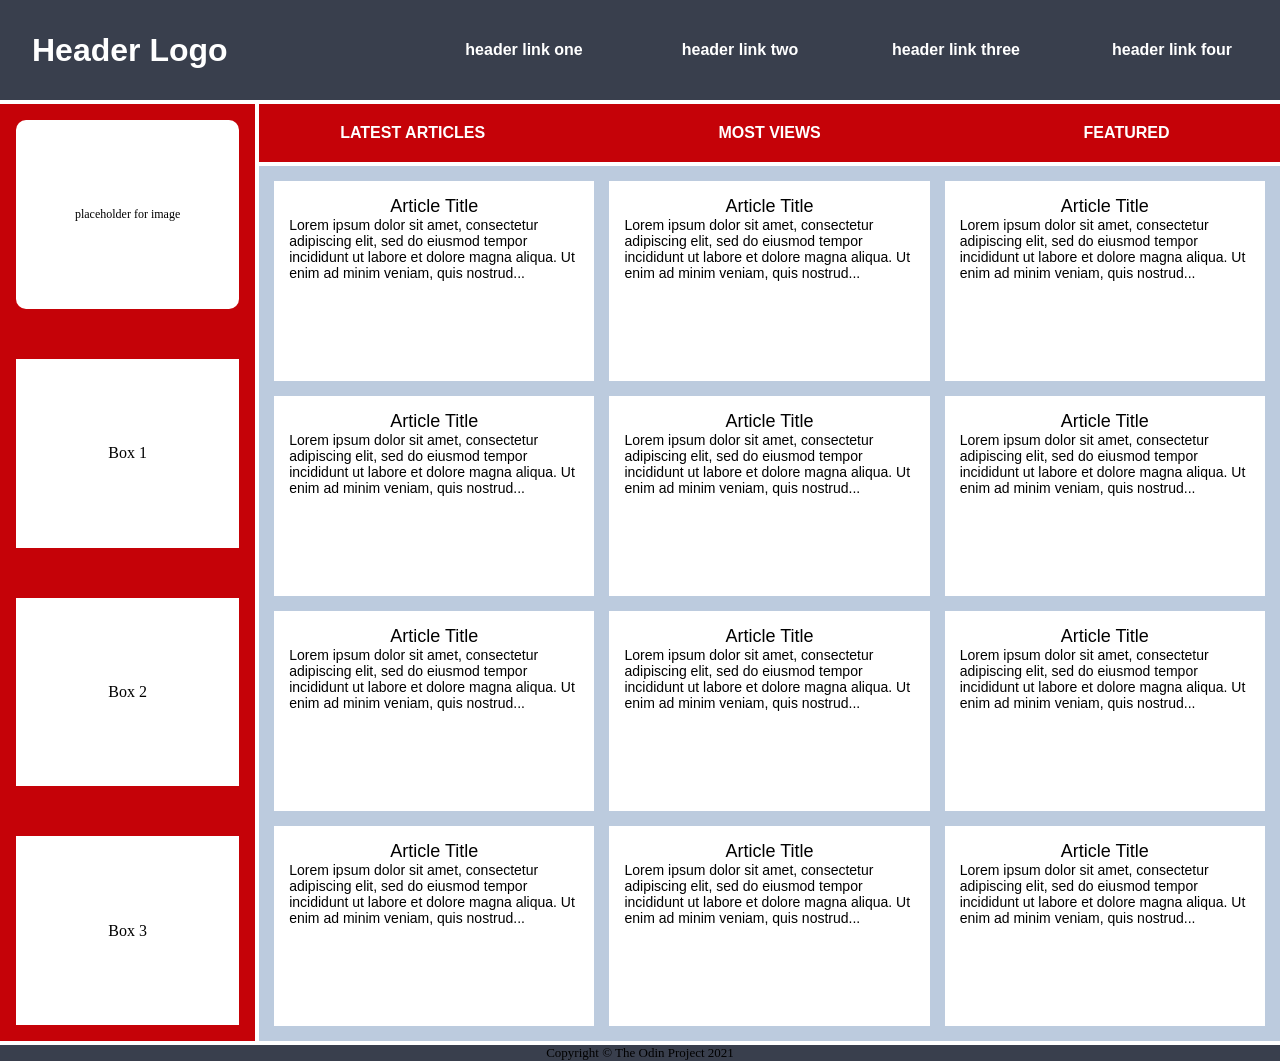
<file: html-css/holy-grail-mockup/index.html>
<!doctype html>
<html lang="en">
	<head>
		<meta charset="UTF-8" />
		<meta http-equiv="X-UA-Compatible" content="IE=edge" />
		<meta name="viewport" content="width=device-width, initial-scale=1.0" />
		<title>Holy Grail Mockup</title>
		<link rel="stylesheet" href="style.css" />
	</head>
	<body>
		<div class="container">
			<div class="header heads">
				<h1 class="logo">Header Logo</h1>
				<div class="menu">
					<ul>
						<li>header link one</li>
						<li>header link two</li>
						<li>header link three</li>
						<li>header link four</li>
					</ul>
				</div>
			</div>

			<div class="sidebar">
				<div>
					<div class="photo">
						<p>placeholder for image</p>
					</div>
				</div>
				<div>
					<div class="side-content"><p>Box 1</p></div>
				</div>
				<div>
					<div class="side-content"><p>Box 2</p></div>
				</div>
				<div>
					<div class="side-content"><p>Box 3</p></div>
				</div>
			</div>

			<main>
				<div class="nav heads">
					<ul>
						<li>Latest Articles</li>
						<li>Most Views</li>
						<li>Featured</li>
					</ul>
				</div>

				<div class="article">
					<div class="card">
						<p class="title">Article Title</p>
						<p>
							Lorem ipsum dolor sit amet, consectetur adipiscing elit, sed do eiusmod tempor
							incididunt ut labore et dolore magna aliqua. Ut enim ad minim veniam, quis nostrud...
						</p>
					</div>
					<div class="card">
						<p class="title">Article Title</p>
						<p>
							Lorem ipsum dolor sit amet, consectetur adipiscing elit, sed do eiusmod tempor
							incididunt ut labore et dolore magna aliqua. Ut enim ad minim veniam, quis nostrud...
						</p>
					</div>
					<div class="card">
						<p class="title">Article Title</p>
						<p>
							Lorem ipsum dolor sit amet, consectetur adipiscing elit, sed do eiusmod tempor
							incididunt ut labore et dolore magna aliqua. Ut enim ad minim veniam, quis nostrud...
						</p>
					</div>
					<div class="card">
						<p class="title">Article Title</p>
						<p>
							Lorem ipsum dolor sit amet, consectetur adipiscing elit, sed do eiusmod tempor
							incididunt ut labore et dolore magna aliqua. Ut enim ad minim veniam, quis nostrud...
						</p>
					</div>
					<div class="card">
						<p class="title">Article Title</p>
						<p>
							Lorem ipsum dolor sit amet, consectetur adipiscing elit, sed do eiusmod tempor
							incididunt ut labore et dolore magna aliqua. Ut enim ad minim veniam, quis nostrud...
						</p>
					</div>
					<div class="card">
						<p class="title">Article Title</p>
						<p>
							Lorem ipsum dolor sit amet, consectetur adipiscing elit, sed do eiusmod tempor
							incididunt ut labore et dolore magna aliqua. Ut enim ad minim veniam, quis nostrud...
						</p>
					</div>
					<div class="card">
						<p class="title">Article Title</p>
						<p>
							Lorem ipsum dolor sit amet, consectetur adipiscing elit, sed do eiusmod tempor
							incididunt ut labore et dolore magna aliqua. Ut enim ad minim veniam, quis nostrud...
						</p>
					</div>
					<div class="card">
						<p class="title">Article Title</p>
						<p>
							Lorem ipsum dolor sit amet, consectetur adipiscing elit, sed do eiusmod tempor
							incididunt ut labore et dolore magna aliqua. Ut enim ad minim veniam, quis nostrud...
						</p>
					</div>
					<div class="card">
						<p class="title">Article Title</p>
						<p>
							Lorem ipsum dolor sit amet, consectetur adipiscing elit, sed do eiusmod tempor
							incididunt ut labore et dolore magna aliqua. Ut enim ad minim veniam, quis nostrud...
						</p>
					</div>
					<div class="card">
						<p class="title">Article Title</p>
						<p>
							Lorem ipsum dolor sit amet, consectetur adipiscing elit, sed do eiusmod tempor
							incididunt ut labore et dolore magna aliqua. Ut enim ad minim veniam, quis nostrud...
						</p>
					</div>
					<div class="card">
						<p class="title">Article Title</p>
						<p>
							Lorem ipsum dolor sit amet, consectetur adipiscing elit, sed do eiusmod tempor
							incididunt ut labore et dolore magna aliqua. Ut enim ad minim veniam, quis nostrud...
						</p>
					</div>
					<div class="card">
						<p class="title">Article Title</p>
						<p>
							Lorem ipsum dolor sit amet, consectetur adipiscing elit, sed do eiusmod tempor
							incididunt ut labore et dolore magna aliqua. Ut enim ad minim veniam, quis nostrud...
						</p>
					</div>
				</div>
			</main>

			<div class="footer">
				<p>Copyright © The Odin Project 2021</p>
			</div>
		</div>
	</body>
</html>
</file>
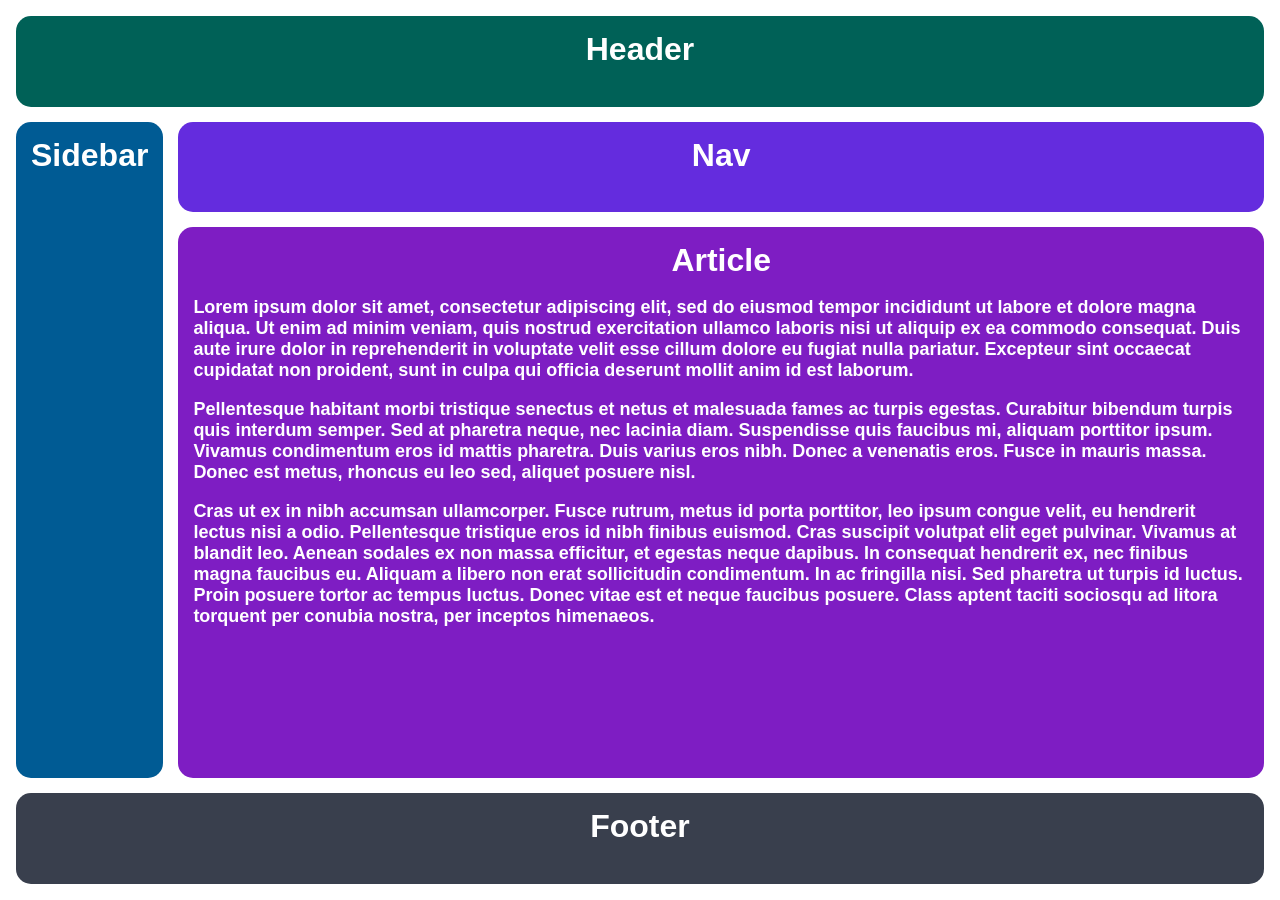
<file: html-css/holy-grail/index.html>
<!DOCTYPE html>
<html lang="en">
  <head>
    <meta charset="UTF-8">
    <meta http-equiv="X-UA-Compatible" content="IE=edge">
    <meta name="viewport" content="width=device-width, initial-scale=1.0">
    <title>The Holy Grail</title>
    <link rel="stylesheet" href="style.css">
  </head>
  <body>
    <div class="container">
      <div class="header">Header</div>
      <div class="sidebar">Sidebar</div>
      <div class="nav">Nav</div>
      <div class="article">Article
        <p>Lorem  ipsum dolor sit amet, consectetur adipiscing elit, sed do eiusmod tempor incididunt ut labore et dolore magna aliqua. Ut enim ad minim veniam, quis nostrud exercitation ullamco laboris nisi ut aliquip ex ea commodo consequat. Duis aute irure dolor in reprehenderit in voluptate velit esse cillum dolore eu fugiat nulla pariatur. Excepteur sint occaecat cupidatat non proident, sunt in culpa qui officia deserunt mollit anim id est laborum.</p>
        <p>Pellentesque habitant morbi tristique senectus et netus et malesuada fames ac turpis egestas. Curabitur bibendum turpis quis interdum semper. Sed at pharetra neque, nec lacinia diam. Suspendisse quis faucibus mi, aliquam porttitor ipsum. Vivamus condimentum eros id mattis pharetra. Duis varius eros nibh. Donec a venenatis eros. Fusce in mauris massa. Donec est metus, rhoncus eu leo sed, aliquet posuere nisl.</p>
        <p>Cras ut ex in nibh accumsan ullamcorper. Fusce rutrum, metus id porta porttitor, leo ipsum congue velit, eu hendrerit lectus nisi a odio. Pellentesque tristique eros id nibh finibus euismod. Cras suscipit volutpat elit eget pulvinar. Vivamus at blandit leo. Aenean sodales ex non massa efficitur, et egestas neque dapibus. In consequat hendrerit ex, nec finibus magna faucibus eu. Aliquam a libero non erat sollicitudin condimentum. In ac fringilla nisi. Sed pharetra ut turpis id luctus. Proin posuere tortor ac tempus luctus. Donec vitae est et neque faucibus posuere. Class aptent taciti sociosqu ad litora torquent per conubia nostra, per inceptos himenaeos.</p>
      </div>
      <div class="footer">Footer</div>
    </div>
  </body>
</html>
</file>
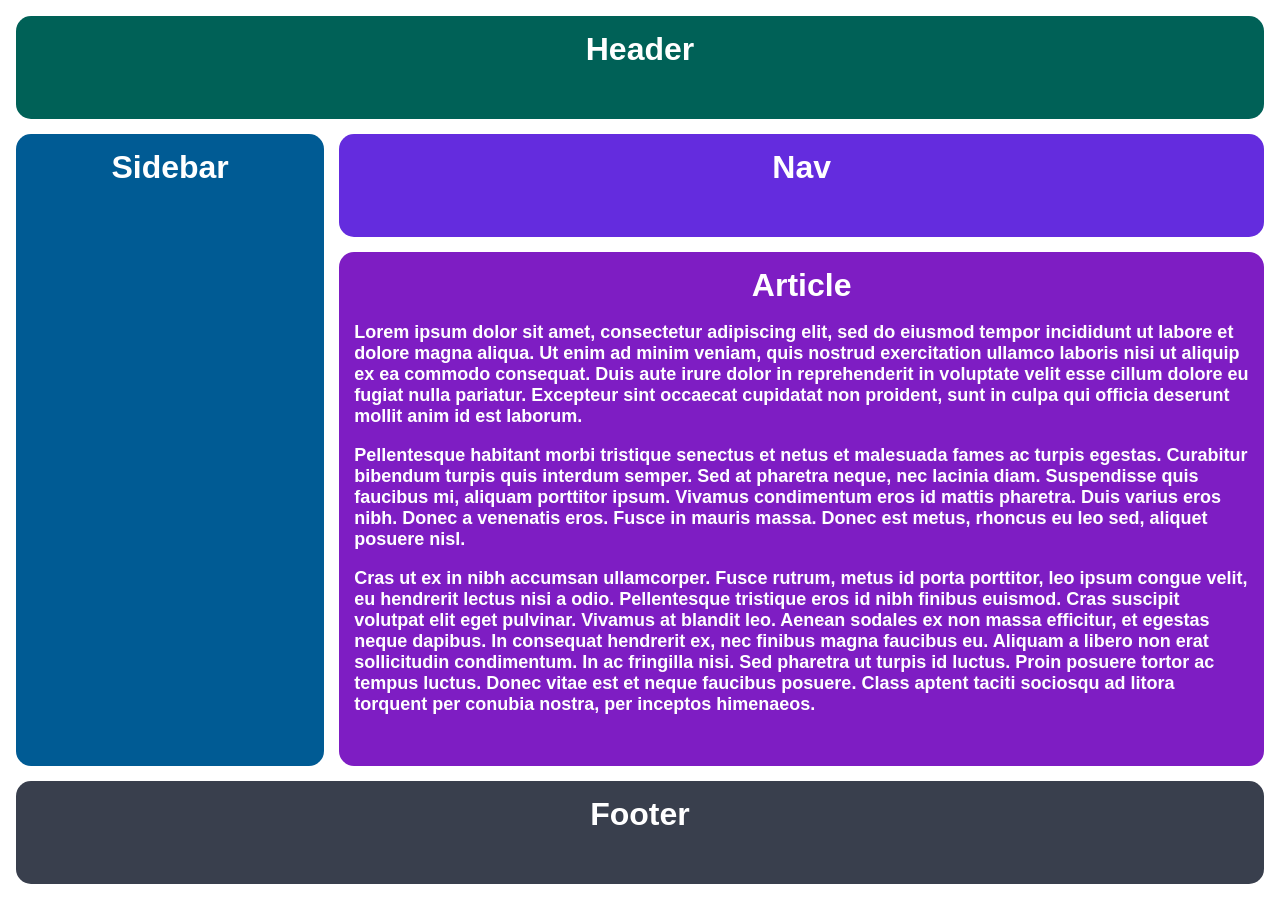
<file: html-css/responsive-holy-grail/index.html>
<!DOCTYPE html>
<html lang="en">
  <head>
    <meta charset="UTF-8">
    <meta http-equiv="X-UA-Compatible" content="IE=edge">
    <meta name="viewport" content="width=device-width, initial-scale=1.0">
    <title>Responsive Holy Grail</title>
    <link rel="stylesheet" href="style.css">
  </head>
  <body>
    <div class="container">
      <div class="header">Header</div>
      <div class="sidebar">Sidebar</div>
      <div class="nav">Nav</div>
      <div class="article">Article
        <p>Lorem  ipsum dolor sit amet, consectetur adipiscing elit, sed do eiusmod tempor incididunt ut labore et dolore magna aliqua. Ut enim ad minim veniam, quis nostrud exercitation ullamco laboris nisi ut aliquip ex ea commodo consequat. Duis aute irure dolor in reprehenderit in voluptate velit esse cillum dolore eu fugiat nulla pariatur. Excepteur sint occaecat cupidatat non proident, sunt in culpa qui officia deserunt mollit anim id est laborum.</p>
        <p>Pellentesque habitant morbi tristique senectus et netus et malesuada fames ac turpis egestas. Curabitur bibendum turpis quis interdum semper. Sed at pharetra neque, nec lacinia diam. Suspendisse quis faucibus mi, aliquam porttitor ipsum. Vivamus condimentum eros id mattis pharetra. Duis varius eros nibh. Donec a venenatis eros. Fusce in mauris massa. Donec est metus, rhoncus eu leo sed, aliquet posuere nisl.</p>
        <p>Cras ut ex in nibh accumsan ullamcorper. Fusce rutrum, metus id porta porttitor, leo ipsum congue velit, eu hendrerit lectus nisi a odio. Pellentesque tristique eros id nibh finibus euismod. Cras suscipit volutpat elit eget pulvinar. Vivamus at blandit leo. Aenean sodales ex non massa efficitur, et egestas neque dapibus. In consequat hendrerit ex, nec finibus magna faucibus eu. Aliquam a libero non erat sollicitudin condimentum. In ac fringilla nisi. Sed pharetra ut turpis id luctus. Proin posuere tortor ac tempus luctus. Donec vitae est et neque faucibus posuere. Class aptent taciti sociosqu ad litora torquent per conubia nostra, per inceptos himenaeos.</p>
      </div>
      <div class="footer">Footer</div>
    </div>
  </body>
</html>
</file>
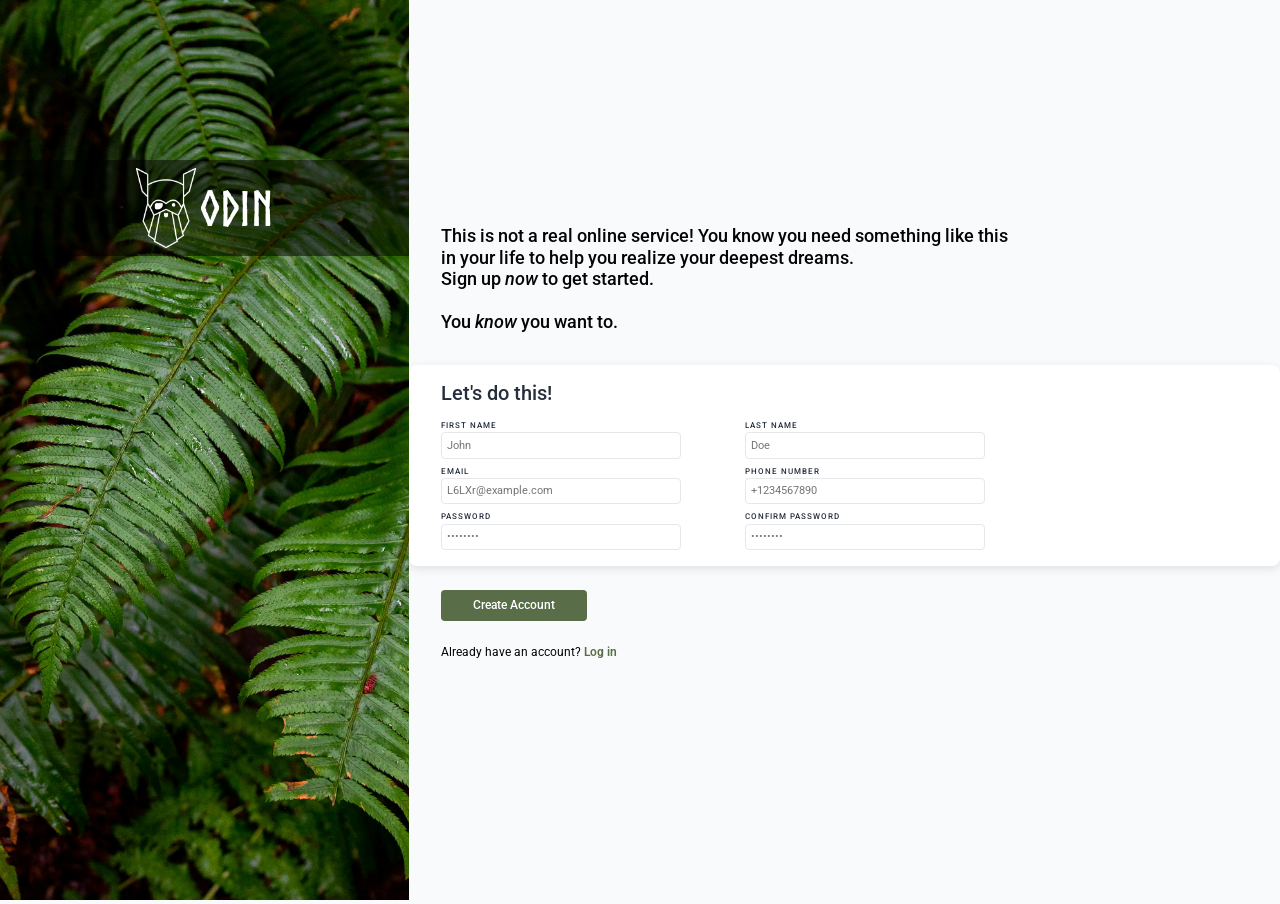
<file: html-css/signup-form/index.html>
<!doctype html>
<html lang="en">
	<head>
		<meta charset="UTF-8" />
		<meta name="viewport" content="width=device-width, initial-scale=1.0" />
		<link rel="preconnect" href="https://fonts.googleapis.com" />
		<link rel="preconnect" href="https://fonts.gstatic.com" crossorigin />
		<link
			href="https://fonts.googleapis.com/css2?family=Roboto:ital,wght@0,100..900;1,100..900&display=swap"
			rel="stylesheet" />
		<link rel="stylesheet" href="style.css" />
		<title>T.O.P | Sign-up Form</title>
	</head>
	<body>
		<div class="image-sidebar">
			<img src="assets/halie-west-25xggax4bSA-unsplash.jpg" alt="plant" id="plant" />
			<div class="logo">
				<img src="assets/odin-lined.png" alt="odin" id="odin" />
				<span>ODIN</span>
			</div>
		</div>
		<main>
			<p class="disclaimer">
				This is not a real online service! You know you need something like this<br />
				in your life to help you realize your deepest dreams.<br />
				Sign up <em>now</em> to get started. <br /><br />
				You <em>know</em> you want to.
			</p>
			<div class="form-container">
				<p class="form-prompt">Let's do this!</p>
				<form id="sign-up">
					<fieldset>
						<div>
							<label for="first_name">FIRST NAME</label>
							<input type="text" id="first_name" placeholder="John" required />
						</div>
						<div>
							<label for="user_email">EMAIL</label>
							<input type="email" id="user_email" placeholder="L6LXr@example.com" required />
						</div>
						<div>
							<label for="user_password">PASSWORD</label>
							<input
								type="password"
								id="user_password"
								placeholder="••••••••"
								minlength="8"
								required />
						</div>
					</fieldset>
					<fieldset>
						<div>
							<label for="last_name">LAST NAME</label>
							<input type="text" id="last_name" placeholder="Doe" required />
						</div>
						<div>
							<label for="user_phone">PHONE NUMBER</label>
							<input
								type="tel"
								id="user_phone"
								pattern="^\+[1-9]\d{1,14}$"
								placeholder="+1234567890"
								title="Enter a valid number (e.g. +1234567890)"
								maxlength="12"
								required />
						</div>
						<div>
							<label for="confirm_password">CONFIRM PASSWORD</label>
							<input
								type="password"
								id="confirm_password"
								placeholder="••••••••"
								minlength="8"
								required />
						</div>
					</fieldset>
				</form>
			</div>
			<div class="next-step">
				<button class="create-btn" type="submit" form="sign-up">Create Account</button>
				<p class="login-link">Already have an account? <a href="#">Log in</a></p>
			</div>
		</main>
	</body>
</html>
</file>
<file: html-css-js/books-library/style.css>
* {
	margin: 0;
	padding: 0;
	box-sizing: border-box;
}

body {
	/* position: relative; */
	font-family: "Poppins", sans-serif;
	background: #f5f5f5;
	height: 100vh;
	display: flex;
	flex-direction: column;
	justify-content: center;
	align-items: center;
}

.container {
	width: clamp(15rem, 80%, 42rem);
	display: flex;
	flex-direction: column;
	align-items: center;
	gap: 3rem;
}

.books {
	width: 100%;
	height: 20rem;
	padding: 1rem;
	display: flex;
	flex-direction: row;
	justify-content: left;
	gap: 1rem;
	border: 1px solid #0f0f0f;
	min-height: 10rem;
	overflow-y: auto;
	scrollbar-width: none;
	flex-wrap: wrap;
}

.book-card {
	width: 9rem;
	display: flex;
	flex-direction: column;
	align-items: center;
	justify-content: space-between;
	text-align: center;
	border: 1px #0f0f0f solid;
	word-wrap: normal;
	height: 10rem;
	padding: 0.5rem;

	h2 {
		font-size: 0.85rem;
	}
	p,
	span {
		font-size: 0.5rem;
	}

	.book-data {
		width: 100%;
	}

	.book-footer {
		width: 100%;
		display: flex;
		flex-direction: column;
		justify-content: center;
		align-items: center;

		.card-buttons {
            width: 100%;
			display: flex;
			justify-content: space-between;
		}

		.delete-book,
		.change-status {
			margin-top: 0.5rem;
			font-size: 0.5rem;
		}

        .change-status.read{
            background-color: blue;
            color: #ffffff;
        }

        .change-status.unread{
            background-color: red;
            color: #ffffff;
        }
	}
}

button {
	/* width: 8rem; */
	background-color: #0f0f0f;
	padding: 0.5rem 0.75rem;
	border: none;
	outline: none;
	border-radius: 0.5rem;
	color: #fff;
	font-size: 0.75em;
	cursor: pointer;
}

#book-form-dialog {
	position: fixed;
	top: 0;
	left: 0;
	width: 100%;
	height: 100%;
	display: none;
}

#book-form-dialog.open {
	display: flex;
	justify-content: center;
	align-items: center;
	background-color: rgba(0, 0, 0, 0.5);
}

#book-form-dialog.open .book-form {
	display: flex;
	align-items: center;
	justify-content: center;
	flex-direction: column;
	gap: 1rem;
	padding: 2rem;
	border: 1px #0f0f0f solid;
	outline: none;
	border-radius: 0.5rem;
	background-color: #ffffff;

	input {
		padding: 0.25rem;
	}
	select {
		padding: 0.25rem;
	}
}

.add-book {
	margin-top: 1.5rem;
}
</file>
<file: html-css-js/calculator/style.css>
:root{
    --main-bg: #DFE0E5;
    --calc-body: #292929;
    --calc-display: #0B0B0B;
    --calc-working: #323232;
    --calc-result: #FFFFFF;
    --accent: #FFADAB;
    --btn-border: #0B0B0B;
    --btn-shadow-color: #454545;
    --calc-btn-shadow: inset 0px 2px 3px 0px var(--btn-shadow-color);

    --calc-body-rad: 3.75rem;
    --calc-body-padding: 0.5rem;
    --calc-btns-padding: 1.5rem;
    --calc-display-up-rad: calc(var(--calc-body-rad) - var(--calc-body-padding));
    --calc-btn-rad: calc(var(--calc-body-rad) - (var(--calc-btns-padding) + var(--calc-body-padding)));
    --calc-btn-size: calc(1vw + 3rem);
    --calc-result-font: 3.5rem;
    --calc-working-h: 100%;
    --calc-working-font: 1.5rem;
    --calc-btn-font: calc(var(--calc-btn-size)/2.5);
}

*, *::before, *::after{
    margin: 0;
    padding: 0;
    box-sizing: border-box;
}

body{
    min-height: 100vh;
    display: flex;
    justify-content: center;
    align-items: center;
    background-color: var(--main-bg);
    font-family: 'JetBrains Mono', sans-serif;
}

.calc-body{
    max-width: 23.75rem;
    background: var(--calc-body);
    color: var(--accent);
    padding: var(--calc-body-padding);
    border-radius: 3.75rem;
}

.calc-display{
    background-color: var(--calc-display);
    display: flex;
    flex-direction: column;
    align-items: flex-end;
    border-radius: var(--calc-display-up-rad) var(--calc-display-up-rad) 0.5rem 0.5rem;
    padding: 1rem 2rem;
    overflow: hidden;
}

.calc-display .working{
    display: flex;
    flex-direction: row-reverse;
    min-height: 2.75rem;
    max-height: 2.75rem;
    color: var(--calc-working);
    font-size: var(--calc-working-font);
    text-align: right;
    padding: 0.5rem 0;
    border-bottom: 3px solid var(--calc-working);
    min-width: 8rem;
    /* width: fit-content; */
    width: 100%;
    margin-bottom: 0.5rem;
    overflow: hidden;
}

.calc-display .result{
    min-height: 4.625rem;
    color: var(--calc-result);
    font-size: var(--calc-result-font);
}

.calc-buttons{
    display: grid;
    grid-template-columns: repeat(4, 1fr);
    justify-items: center;
    gap: 1.25rem;
    padding: var(--calc-btns-padding);
    user-select: none;
}

.calc-button{
    width: var(--calc-btn-size);
    height: var(--calc-btn-size);
    display: flex;
    align-items: center;
    justify-content: center;
    border: 2px solid var(--btn-border);
    border-radius: var(--calc-btn-rad);
    /* padding: 1rem; */
    cursor: pointer;
    font-size: var(--calc-btn-font);
    box-shadow: var(--calc-btn-shadow);
}

.ac, .del{
    font-weight: 700;
    background-color: whitesmoke;
    color: #292929;
}

.zero{
    grid-column: 1/3;
    width: 100%;
}

.equal{
    grid-row: 4/6;
    grid-column: 4/5;
    height: 100%;
    background-color: var(--accent);
    color: var(--calc-body);
    --btn-shadow-color: #A07F81;
    box-shadow: inset 0px 2px 3px 0px var(--btn-shadow-color);
}
</file>
<file: html-css-js/etch-a-sketch/style.css>
:root {
	--canvas-bg: #f1f1f1;
	--canvas-frame-bg: #cf0000;
    --canvas-frame-shadow: 0px 1px 0 rgba(255,255,255,0.05) inset, 1px 0px 0 rgba(255,255,255,0.05) inset,
                1px 2px 0 rgba(255,255,255,0.05) inset, 2px 1px 0 rgba(255,255,255,0.05) inset,
                2px 3px 0 rgba(255,255,255,0.05) inset, 3px 2px 0 rgba(255,255,255,0.05) inset,
                3px 4px 0 rgba(255,255,255,0.05) inset, 4px 3px 0 rgba(255,255,255,0.05) inset,
                4px 5px 0 rgba(255,255,255,0.05) inset, 5px 4px 0 rgba(255,255,255,0.05) inset,
                5px 6px 0 rgba(255,255,255,0.05) inset, 6px 5px 0 rgba(255,255,255,0.05) inset,
                6px 7px 0 rgba(255,255,255,0.05) inset, 7px 6px 0 rgba(255,255,255,0.05) inset,
                7px 9px 0 rgba(255,255,255,0.05) inset, 8px 7px 0 rgba(255,255,255,0.05) inset,
                8px 9px 0 rgba(255,255,255,0.05) inset, 9px 8px 0 rgba(255,255,255,0.05) inset,

                -0px -1px 0 rgba(0,0,0,0.05) inset, -1px -0px 0 rgba(0,0,0,0.05) inset,
                -1px -2px 0 rgba(0,0,0,0.05) inset, -2px -1px 0 rgba(0,0,0,0.05) inset,
                -2px -3px 0 rgba(0,0,0,0.05) inset, -3px -2px 0 rgba(0,0,0,0.05) inset,
                -3px -4px 0 rgba(0,0,0,0.05) inset, -4px -3px 0 rgba(0,0,0,0.05) inset,
                -4px -5px 0 rgba(0,0,0,0.05) inset, -5px -4px 0 rgba(0,0,0,0.05) inset,
                -5px -6px 0 rgba(0,0,0,0.05) inset, -6px -5px 0 rgba(0,0,0,0.05) inset,
                -6px -7px 0 rgba(0,0,0,0.05) inset, -7px -6px 0 rgba(0,0,0,0.05) inset,
                -7px -9px 0 rgba(0,0,0,0.05) inset, -8px -7px 0 rgba(0,0,0,0.05) inset,
                -8px -9px 0 rgba(0,0,0,0.05) inset, -9px -8px 0 rgba(0,0,0,0.05) inset,

                0 0 3px rgba(0,0,0,0.3), 2px 2px 3px rgba(0,0,0,0.3);
}

*,
*::after,
*::before {
	margin: 0;
	padding: 0;
	box-sizing: border-box;
}

body {
	min-height: 100vh;
	font-family: "Inter", sans-serif;
	display: flex;
	flex-direction: column;
	align-items: center;
}

header {
	width: 100%;
	text-align: center;
	padding: 1rem 0;
	-webkit-box-shadow: 0px 8px 41px -1px rgba(69, 69, 69, 0.35);
	box-shadow: 0px 8px 41px -1px rgba(69, 69, 69, 0.35);
}

.project-header {
	font:
		500 2rem/1.2 "Bitcount Prop Single",
		sans-serif;
}

.canvas-frame {
    width: 600px;
	height: 500px;
    position: relative;
	background-color: var(--canvas-frame-bg);
    margin-top: 3rem;
    display: flex;
    flex-direction: column;
    align-items: center;
    justify-content: center;
    padding: 4rem;
    border-radius: 1.5rem;
    box-shadow: var(--canvas-frame-shadow);
}

.grid-canvas {
    width: 100%;
    height: 100%;
	background-color: var(--canvas-bg);
    border-radius: 0.75rem;
    overflow: hidden;
}

.grid-cell{
    outline: 0.5px solid rgb(51, 51, 51);
}

.resize-btn{
    position: absolute;
    top: 16px;
    padding: 0.25rem 0.75rem;
    border-radius: 4px;
    outline: none;
    border: none;
    cursor: pointer;
}
</file>
<file: html-css-js/rock-paper-scisssors/style.css>
:root{
    --main-bg: #4DE052;
    --surface: #FFB52B;
    --black: #000000;
}

*, *::after, *::before{
    box-sizing: border-box;
    margin: 0;
    padding: 0;
}

body{
    display: flex;
    align-items: center;
    justify-content: center;
    background: var(--main-bg);
    min-height: 100vh;
}

.wrapper{
    display: flex;
    flex-direction: column;
    align-items: center;
    justify-content: center;
    gap: 2rem;
    width: 85%;
    max-width: 30rem;
}

.game-board{
    display: flex;
    flex-direction: column;
    align-items: center;
    gap: 1.2rem;
    width: 100%;
}

.choice{
    display: flex;
    flex-direction: column;
    align-items: center;
    gap: 0.5rem;
    transition: all ease-in-out 600;
}

.move{
    display: flex;
    align-items: center;
    justify-content: center;
    border: 1px dashed;
    border-color: var(--black);
    height: 6rem;
    width: 6rem;
    padding: 1rem;
}

.choice-img{
    height: 100%;
}

.announcement{
    width: 100%;
    padding: 0.5rem 1rem;
    background: var(--surface);
    text-align: center;
}

.game-controls{
    display: flex;
    flex-direction: column;
    align-items: center;
    gap: 1rem;
}

.game-choices{
    display: grid;
    grid-template-columns: repeat(3, 1fr);
    gap: 1.5rem;
    max-width: 16rem;
}

.game-choice{
    width: 100%;
    cursor: pointer;
}

.control-buttons{
    display: flex;
    gap: 1rem;
}

.start-btn{
    padding: 0.5rem 1rem;
    border-radius: 4px;
    outline: var(--black);
    border: none;
    cursor: pointer;
    background: var(--surface);
    transition: all ease-in-out 600;
}

.start-btn.disabled{
    opacity: 0.7;
}

.restart-btn{
    padding: 0.5rem 1rem;
    border-radius: 4px;
    outline: var(--black);
    border: none;
    cursor: pointer;
    background: white;
    transition: all ease-in-out 600;
}

.restart-btn.disabled{
    display: none;
}
</file>
<file: html-css-js/tic-tac-toe/style.css>
:root {
	--header-font-size: calc(var(--cell-size)/3);
	--cell-size: clamp(60px, 15vw, 6.5rem);
	--cell-font-size: calc(var(--cell-size)/2);
	--player-name-font-size: min(calc(var(--cell-font-size)/2), 1.25rem);
}

* {
	margin: 0;
	padding: 0;
	box-sizing: border-box;
}

body {
	display: flex;
	flex-direction: column;
	justify-content: center;
	align-items: center;
	min-height: 100vh;
	gap: 1rem;
	background: #0f172a;
	font-family: "Poppins", sans-serif;
}

.project-header {
	color: #ffffff;
	font-size: var(--header-font-size);
	font-weight: 500;
}

main {
	display: flex;
	flex-direction: column;
	align-items: center;
	gap: 1rem;
	width: fit-content;

	.control-buttons {
		display: flex;
		gap: 1rem;

		button {
			border: none;
			outline: none;
			font: inherit;
			font-size: calc(var(--player-name-font-size) * 0.8);
			padding: calc(var(--player-name-font-size) * 0.4) var(--player-name-font-size);
			border-radius: var(--player-name-font-size);
			cursor: pointer;
		}
		.new-btn{
			color: #ffffff;
			background-color: #334155;
		}
		.restart-btn {
			color: #0f172a;
			background-color: #ffffff;
		}
	}
}

.board {
	width: fit-content;
	display: grid;
	grid-template-columns: repeat(3, var(--cell-size));
	grid-template-rows: repeat(3, var(--cell-size));
	gap: calc(var(--cell-size) * 0.06);
	padding: calc(var(--cell-size) * 0.06);
	background: #334155;
	border-radius: 12px;
}

.cell {
	background: #1e293b;
	display: grid;
	place-items: center; /* centers X/O */
	font-size: var(--cell-font-size);
	font-weight: 700;
	color: #e2e8f0;
	border-radius: 8px;
	cursor: pointer;
	user-select: none;
}

.cell:hover {
	background: #334155;
}

.announcement,
.round-turn {
	font-size: var(--player-name-font-size);
	color: #ffffff;
}

.scores {
	width: 100%;
	display: flex;
	justify-content: center;
	align-items: center;
	gap: 2rem;
	color: #ffffff;

	.player,
	.tie {
		display: flex;
		flex-direction: column;
		justify-content: center;
		align-items: center;
		gap: 0.25rem;
	}
	.name {
		font-size: var(--player-name-font-size);
		font-weight: 600;
	}
}

.start-overlay {
	position: fixed;
	top: 0;
	left: 0;
	width: 100%;
	height: 100%;
	display: none;
}

.start-overlay.open {
	display: flex;
	flex-direction: column;
	justify-content: center;
	align-items: center;
	gap: 6rem;
	background-color: rgba(0, 0, 0, 0.85);

	#player-names {
		display: flex;
		align-items: center;
		flex-direction: column;
		gap: 2rem;

		.player {
			display: flex;
			align-items: center;
			flex-direction: column;
			gap: 1rem;

			label {
				font-size: var(--player-name-font-size);
				font-weight: 600;
				color: #ffffff;
			}
			input {
				width: calc(var(--player-name-font-size) * 8);
				font-size: calc(var(--player-name-font-size) * 0.9);
				font-weight: 600;
				font-family: inherit;
				padding: calc(var(--player-name-font-size) * 0.5) calc(var(--player-name-font-size) * 0.7);
				text-align: center;
				border-radius: var(--player-name-font-size);
				border: none;
				outline: none;
			}
		}
	}

	.error-message.open {
		color: red;
	}

	.start-btn {
		border: none;
		outline: none;
		font: inherit;
		font-size: var(--player-name-font-size);
		padding: calc(var(--player-name-font-size) * 0.4) var(--player-name-font-size);
		border-radius: var(--player-name-font-size);
		color: #ffffff;
		background-color: #0f172a;
		cursor: pointer;
	}
}
</file>
<file: html-css/admin-dashboard/style.css>
:root{
	--white: #FFFFFF;
	--primary: #1992d4;
	--main-text: #151515;
}

* {
	margin: 0;
	padding: 0;
	box-sizing: border-box;
}

body {
	font-family: "Roboto", sans-serif;
	display: grid;
	grid-template-columns: 15rem 1fr;
	grid-template-rows: minmax(auto, 8.5rem) 1fr;
	height: 100vh;
	/* overflow: clip; */
}

aside.sidebar {
	grid-column: 1/2;
	grid-row: 1/3;
	background-color: var(--primary);
	padding: 1rem;
	font-weight: 600;
}

.menu-icon {
	display: flex;
	align-items: center;
	gap: 0.75rem;
	color: var(--white);

	h1 {
		font-size: 1.25rem;
	}
}

.menu-links {
	margin-top: 2.5rem;
	display: flex;
	flex-direction: column;
	gap: 3rem;
	font-size: 1rem;
	color: var(--white);

	svg {
		width: 18px;
		height: 18px;
	}
}

.page-links,
.extra-links {
	display: flex;
	gap: 1.25rem;
	flex-direction: column;
	list-style-type: none;
	color: var(--white);

	li {
		display: flex;
		gap: 1rem;
		justify-content: start;
		align-items: center;
	}
}

header {
	grid-column: 2/3;
	grid-row: 1/2;
	background-color: var(--white);
	color: var(--main-text);
	padding: 0.75rem 2.5rem;
	display: flex;
	flex-direction: column;
	gap: 1rem;
	box-shadow: 0px 4px 4px rgba(0, 0, 0, 0.15);
	z-index: 1;
}

.one {
	display: flex;
	justify-content: space-between;
	align-items: center;
	gap: 5rem;
}

.search-area {
	display: flex;
	align-items: center;
	gap: 1rem;
	width: 48rem;

	input {
		border: none;
		outline: none;
		background-color: #e2e8f0;
		font-size: 0.75rem;
		padding: 0.45rem 0.75rem;
		border-radius: 99rem;
		width: 100%;
	}
}

.notis {
	display: flex;
	align-items: center;
	gap: 1rem;

	.main-user {
		width: 2.5rem;
		border-radius: 99rem;
	}

	.user-name {
		font-weight: 700;
		font-size: 0.85rem;
	}
}

.two {
	display: flex;
	justify-content: space-between;
	align-items: center;
}

.profile {
	display: flex;
	align-items: center;
	gap: 1rem;

	.profile-pic {
		width: 3.5rem;
		border-radius: 99rem;
	}

	.user-side {
		display: flex;
		flex-direction: column;
		gap: 0.25rem;
		font-weight: 700;

		.greeting {
			font-size: 0.675rem;
		}

		.user-name {
			font-size: 1.25rem;
		}
	}
}

.control-buttons {
	display: flex;
	gap: 1rem;

	button {
		color: #ffffff;
		background-color: #1992d4;
		outline: none;
		border: none;
		padding: 0.5rem 1.25rem;
		border-radius: 99rem;
		font-size: 0.725rem;
		cursor: pointer;
	}
}

section.main {
	grid-column: 2/3;
	grid-row: 2/3;
	display: grid;
	grid-template-columns: 1fr 16rem;
	grid-template-rows: minmax(0, 100%) minmax(0, 100%);
	height: calc(100vh - 8.5rem);
	gap: 1.5rem;
	padding: 2rem 1.5rem 2rem 1rem;
	background-color: #e2e8f0;
}

main {
	grid-row: 1/3;
	color: #151515;
	display: flex;
	flex-direction: column;
	min-height: 0;
	height: 100%;
	overflow: hidden;
	gap: 0.75rem;
	/* padding: 2rem 1.5rem 2rem 1rem; */

	svg {
		width: 18px;
		height: 18px;
	}

	.title h2 {
		font-size: 1rem;
		font-weight: 600;
	}
}

.projects {
	flex: 1 1 auto;
	min-height: 0;
	display: grid;
	grid-template-columns: repeat(auto-fit, minmax(320px, 1fr));
	gap: 1.5rem;
	overflow-y: auto;
	scrollbar-width: none;
}

.project-card {
	position: relative;
	display: flex;
	flex-direction: column;
	justify-content: space-between;
	gap: 2rem;
	background-color: #ffffff;
	padding: 2rem 2rem 1.5rem 2rem;
	border-radius: 0.5rem;
	min-height: 14rem;

	h3 {
		font-size: 1rem;
		font-weight: 600;
	}

	p {
		color: #636363;
		margin-top: 0.5rem;
		font-size: 0.85rem;
	}

	.card-controls {
		display: flex;
		gap: 1rem;
		justify-content: right;

		svg {
			width: 20px;
			height: 20px;
		}
	}
}

.project-card::after {
	position: absolute;
	left: 0;
	top: 0;
	content: "";
	height: 100%;
	background-color: #f0b429;
	width: 0.75rem;
	border-top-left-radius: 0.5rem;
	border-bottom-left-radius: 0.5rem;
}

.announcements {
	grid-column: 2/3;
	background-color: red;
	border-radius: 0.5rem;
	display: flex;
	flex-direction: column;
	height:fit-content;

	h2 {
		font-size: 1rem;
		font-weight: 600;
        margin-bottom: 0.75rem;
	}

	.group {
		padding: 1rem;
		background-color: #ffffff;
		border-radius: 0.5rem;
		display: flex;
		flex-direction: column;
		gap: 0.5rem;
		overflow-y: auto;
		scrollbar-width: none;
	}

	.announcement {
		h3 {
			font-weight: 700;
			font-size: 0.85rem;
		}
		p {
			font-size: 0.75rem;
		}
	}
}

.trending {
	grid-column: 2/3;
	background-color: green;
	display: flex;
	flex-direction: column;

	.group {
		margin-top: 0.75rem;
		padding: 1rem;
		background-color: #ffffff;
		border-radius: 0.5rem;
		display: flex;
		flex-direction: column;
		gap: 1rem;
		overflow-y: scroll;
		scrollbar-width: none;
	}

	h2 {
		font-size: 1rem;
		font-weight: 600;
	}

	.user-profile {
		display: flex;
		align-items: center;
		gap: 1rem;

		.user-side {
			display: flex;
			flex-direction: column;
			gap: 0.25rem;
			font-weight: 700;
		}

		.user-name {
			font-weight: 700;
			font-size: 0.85rem;
		}

		.display-name {
			color: #636363;
			font-weight: 400;
			font-size: 0.95rem;
		}
	}

	.profile-pic {
		width: 3rem;
		border-radius: 99rem;
	}
}

.announcements, .trending{
	max-height: 19rem;
	overflow-y: auto;
	min-height: 0;
}
</file>
<file: html-css/holy-grail-mockup/style.css>
* {
	margin: 0;
	padding: 0;
  box-sizing: border-box;
}

.container {
  height: 100vh;
	text-align: center;
	display: grid;
	grid-template: 1fr 8fr 0.4fr / 1fr 4fr;
	gap: 4px;
}

.heads {
	font-size: 32px;
	font-family: Helvetica;
	font-weight: bold;
	color: white;
}

.header {
	width: 100%;
  height: 100px;
	background-color: #393f4d;
	display: grid;
	grid-template-columns: 1fr 4fr;
	grid-area: 1 / 1 / 2 / 3;
	align-items: center;
}

.logo {
	font-size: 2rem;
  justify-self: start;
  grid-column: 1/2;
  margin-left: 2rem;
}

.menu{
  grid-column: 2/3;
  padding-left: 10rem;
}

.menu ul{
  font-size: 16px;
	list-style-type: none;
	width: 100%;
	display: grid;
	grid-template-columns: repeat(auto-fit, minmax(200px, 1fr));
	/* gap: 10rem; */
	justify-content: center;
	align-items: center;
}

.sidebar {
	background-color: #c50208;
	display: grid;
	align-items: center;
  justify-items: center;
	grid-area: 2 / 1 / 3 / 2;
  grid-template-rows: repeat(4, 1fr);
  gap: calc(50px - 2rem);
}

.sidebar > div{
  padding: 1rem;
  width: 100%;
  height: 100%;
  display: flex;
  justify-content: center;
  align-items: center;
}

.sidebar .photo{
  width: 100%;
  height: 100%;
	background-color: white;
	color: black;
	font-size: 12px;
	font-weight: normal;
	border-radius: 10px;
  display: flex;
  justify-content: center;
  align-items: center;
}

.sidebar .side-content{
  width: 100%;
  height: 100%;
	background-color: white;
	color: black;
	font-size: 16px;
	font-weight: normal;
  display: flex;
  justify-content: center;
  align-items: center;
}

main{
  grid-area: 2 / 2 / 3 / 3;
  display: grid;
  gap: 4px;
  grid-template-rows: 1fr 15fr;
}

.nav {
	width: 100%;
	background-color: #c50208;
  display: grid;
}

.nav ul{
  font-size: 16px;
	list-style-type: none;
	width: 100%;
	display: grid;
	grid-template-columns: repeat(auto-fit, minmax(200px, 1fr));
	gap: 50px;
	justify-content: center;
	align-items: center;
}

.nav ul li {
	text-transform: uppercase;
}

.article {
	background-color: #bccbde;
	display: grid;
	grid-template-columns: repeat(auto-fit, minmax(250px, 1fr));
	grid-template-rows: repeat(auto-fit, 200px);
	gap: 15px;
  padding: 15px;
}

.article p {
	font-size: 18px;
	font-family: sans-serif;
	color: white;
	text-align: left;
}

.article .card {
	background-color: #ffffff;
	color: black;
	text-align: center;
  height: 200px;
  padding: 15px;
}

.card p {
	color: black;
	font-weight: normal;
	font-size: 14px;
}

.card .title {
	font-size: 18px;
	text-align: center;
}

.footer {
	background-color: #393f4d;
	grid-area: 3 / 1 / 4 / 3;
}

.footer p {
	font-size: 13px;
	font-weight: normal;
}
</file>
<file: html-css/holy-grail/style.css>
body,
html {
  height: 100%;
  margin: 0;
}

.container {
  text-align: center;
  height: 100%;
  padding: 16px;
  box-sizing: border-box;
  display: grid;
  gap: 15px;
  grid-template-areas: "header header header header header header header header header header header header"
                       "sidebar sidebar sidebar nav nav nav nav nav nav nav nav nav"
                       "sidebar sidebar sidebar article article article article article article article article article"
                       "sidebar sidebar sidebar article article article article article article article article article"
                       "sidebar sidebar sidebar article article article article article article article article article"
                       "sidebar sidebar sidebar article article article article article article article article article"
                       "sidebar sidebar sidebar article article article article article article article article article"
                       "footer footer footer footer footer footer footer footer footer footer footer footer";
}

.container div {
  padding: 15px;
  font-size: 32px;
  font-family: Helvetica;
  font-weight: bold;
  color: white;
  border-radius: 15px;
}

.header {
  background-color: #006157;
  grid-area: header;
}

.sidebar {
  background-color: #005B94;
  grid-area: sidebar;
}

.nav {
  background-color: #642cde;
  grid-area: nav;
}

.article {
  background-color: #7E1DC3;
  grid-area: article;
}

.footer {
  background-color: #393f4d;
    grid-area: footer;
}

.article p {
  font-size: 18px;
  font-family: sans-serif;
  color: white;
  text-align: left;
}
</file>
<file: html-css/responsive-holy-grail/style.css>
body,
html {
  height: 100%;
  margin: 0;
}

.container {
  text-align: center;
  height: 100%;
  padding: 16px;
  box-sizing: border-box;
  display: grid;
  gap: 15px;
  grid-template: 1fr 1fr 5fr 1fr / 1fr 3fr;
}

.container div {
  padding: 15px;
  font-size: 32px;
  font-family: Helvetica;
  font-weight: bold;
  color: white;
  border-radius: 15px;
}

.header {
  background-color: #006157;
  grid-area: 1 / 1 / 2 / 3;
}

.sidebar {
  background-color: #005B94;
  grid-area: 2 / 1 / 4 / 2;
}

.nav {
  background-color: #642cde;
  grid-area: 2 / 2 / 3 / 3;
}

.article {
  background-color: #7E1DC3;
  grid-area: 3 / 2 / 4 / 3;
}

.article p {
  font-size: 18px;
  font-family: sans-serif;
  color: white;
  text-align: left;
}

.footer {
  background-color: #393f4d;
  grid-area: 4 / 1 / 5 / 3;
}
</file>
<file: html-css/signup-form/style.css>
@font-face {
	font-family: "Norse Bold";
	src:
		url("assets/Norsebold.otf") format("opentype"),
		url("assets/Norsebold.woff2") format("woff2"),
		url("assets/Norsebold.woff") format("woff");
	font-weight: bold;
	font-style: normal;
	font-display: swap;
}

:root {
	--main-bg: #f9fafb;
	--main-color: #040404;
	--logo-bg: rgba(0, 0, 0, 0.5);
	--logo-text: #ffffff;
	--form-bg: #ffffff;
	--form-color: #262f3d;
	--input-bg: #fffefe;
	--input-bd: #e5e7eb;
	--input-bd-focus: #1D4ED8;
	--button-bg: #596d48;
    --form-shadow: 0px 3px 10px rgba(0, 0, 0, 0.1);

	--main-ff: "Roboto", sans-serif;
	--logo-ff: "Norse Bold", sans-serif;
	--disclaimer-text: 500 1.125rem/1.2 var(--main-ff);
	--form-prompt-text: 500 1.25rem/1.2 var(--main-ff);
	--input-label-text: 500 0.5rem/1.2 var(--main-ff);
	--input-text: 400 0.7rem/1.2 var(--main-ff);
    --btn-text: 500 0.75rem/1.2 var(--main-ff);
    --login-link-text: 400 0.75rem/1.2 var(--main-ff);
	--input-pd: 0.35rem;
	--input-bd-rad: 0.25rem;
}

*,
*::after,
*::before {
	box-sizing: border-box;
	margin: 0;
	padding: 0;
}

body {
	font-family: var(--main-ff);
	height: 100vh;
	background-color: var(--main-bg);
	color: var(--main-color);
	display: flex;
	align-items: center;
	overflow: hidden;
}

.image-sidebar {
	position: relative;
	min-width: min(30vw, 20rem);
	height: 100%;
}

#plant {
	width: 100%;
	height: 100%;
	object-fit: cover;
}

.logo {
	position: absolute;
	top: 10rem;
	display: flex;
	align-items: center;
	justify-content: center;
	height: 6rem;
	padding: 0.5rem;
	color: var(--logo-text);
	width: 100%;
	background-color: var(--logo-bg);
	font-size: 3rem;
	font-family: var(--logo-ff);
}

#odin {
	height: 100%;
	margin-right: 0.25rem;
}

main {
	width: 100%;
	height: 100%;
	display: flex;
	flex-direction: column;
	justify-content: center;
	/* align-items: center; */
	gap: 1rem;
}

.disclaimer {
	font: var(--disclaimer-text);
	margin: 1rem 2rem;
}

.form-container {
	width: 100%;
	display: flex;
	flex-direction: column;
	gap: 1rem;
	background: var(--form-bg);
	padding: 1rem 2rem;
	border-radius: 0.5rem;
	box-shadow: var(--form-shadow);
	color: var(--form-color);
}

.form-prompt {
	font: var(--form-prompt-text);
}

#sign-up {
	display: flex;
	gap: 4rem;
}

#sign-up fieldset {
	display: flex;
	flex-direction: column;
	gap: 0.5rem;
	border: none;
	width: 15rem;
}

#sign-up fieldset div {
	display: flex;
	flex-direction: column;
	gap: 0.1rem;

	label {
		font: var(--input-label-text);
		letter-spacing: 1px;
	}

	input {
		font: var(--input-text);
		padding: var(--input-pd);
		border: 1px solid var(--input-bd);
		border-radius: var(--input-bd-rad);
		color: var(--main-color);
	}

	input:focus {
		outline: none;
		border-color: var(--input-bd-focus);
        box-shadow: 2px 3px 2px rgba(0, 0, 0, 0.075);
	}

    input:user-invalid{
        border-color: #d33a3a;
        box-shadow: 2px 3px 2px rgba(0, 0, 0, 0.075);
    }
}

.next-step{
    margin: 0.5rem 2rem;
}

.create-btn{
    /* max-width: 10rem; */
    padding: 0.5rem 2rem;
    border-radius: 0.25rem;
    border: none;
    background-color: var(--button-bg);
    color: var(--form-bg);
    font: var(--btn-text);
    cursor: pointer;
}

.login-link{
    margin: 1.5rem 0;
    /* text-align: center; */
    font: var(--login-link-text);

    a{
        text-decoration: none;
        color: var(--button-bg);
        font-weight: 600;
    }
}
</file>
